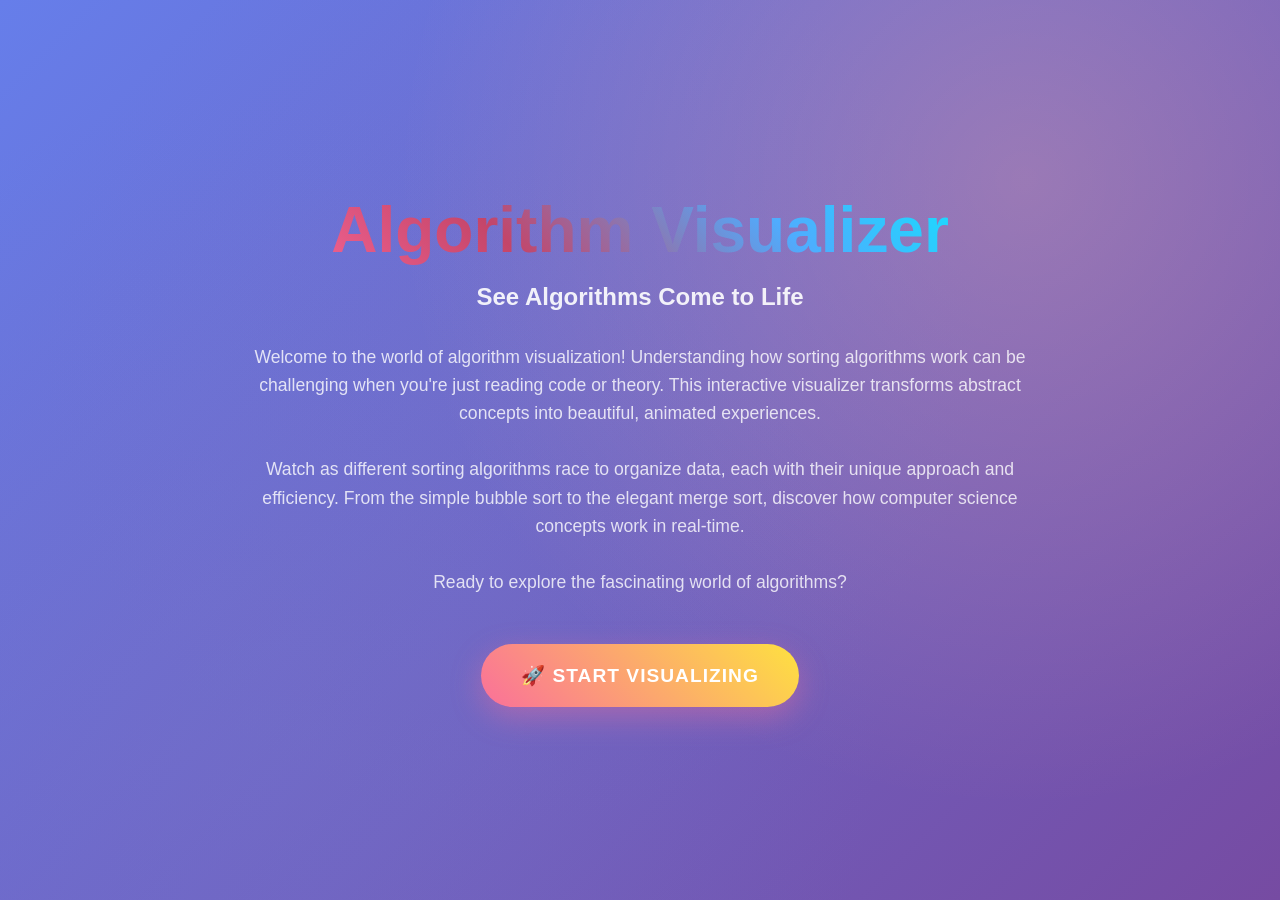
<file: index.html>
<!DOCTYPE html>
<html lang="en">
<head>
    <meta charset="UTF-8">
    <title>Algorithm Visualizer - Introduction</title>
    <meta name="viewport" content="width=device-width, initial-scale=1.0">
    <style>
        * {
            margin: 0;
            padding: 0;
            box-sizing: border-box;
        }

        body {
            font-family: 'Arial', sans-serif;
            background: linear-gradient(135deg, #667eea 0%, #764ba2 100%);
            color: white;
            min-height: 100vh;
            overflow-x: hidden;
        }

        .intro-page {
            display: flex;
            flex-direction: column;
            justify-content: center;
            align-items: center;
            min-height: 100vh;
            text-align: center;
            padding: 20px;
            position: relative;
        }

        .intro-page::before {
            content: '';
            position: absolute;
            top: 0;
            left: 0;
            right: 0;
            bottom: 0;
            background: radial-gradient(circle at 20% 80%, rgba(120, 119, 198, 0.3) 0%, transparent 50%),
                        radial-gradient(circle at 80% 20%, rgba(255, 177, 153, 0.3) 0%, transparent 50%),
                        radial-gradient(circle at 40% 40%, rgba(120, 119, 198, 0.2) 0%, transparent 50%);
            animation: float 6s ease-in-out infinite;
        }

        @keyframes float {
            0%, 100% { transform: translateY(0px); }
            50% { transform: translateY(-20px); }
        }

        .intro-content {
            position: relative;
            z-index: 2;
            max-width: 800px;
        }

        .intro-title {
            font-size: 4rem;
            font-weight: bold;
            margin-bottom: 1rem;
            background: linear-gradient(45deg, #ff6b9d, #c44569, #4facfe, #00f2fe);
            -webkit-background-clip: text;
            -webkit-text-fill-color: transparent;
            background-clip: text;
            animation: glow 2s ease-in-out infinite alternate;
        }

        @keyframes glow {
            from { filter: drop-shadow(0 0 20px rgba(255, 107, 157, 0.5)); }
            to { filter: drop-shadow(0 0 30px rgba(79, 172, 254, 0.8)); }
        }

        .intro-subtitle {
            font-size: 1.5rem;
            margin-bottom: 2rem;
            opacity: 0.9;
        }

        .intro-description {
            font-size: 1.1rem;
            line-height: 1.6;
            margin-bottom: 3rem;
            opacity: 0.8;
        }

        .enter-btn {
            background: linear-gradient(45deg, #fa709a, #fee140);
            color: white;
            border: none;
            padding: 20px 40px;
            font-size: 1.2rem;
            border-radius: 50px;
            cursor: pointer;
            transition: all 0.4s ease;
            text-transform: uppercase;
            letter-spacing: 1px;
            font-weight: bold;
            box-shadow: 0 10px 30px rgba(250, 112, 154, 0.4);
        }

        .enter-btn:hover {
            transform: translateY(-5px) scale(1.05);
            box-shadow: 0 20px 40px rgba(250, 112, 154, 0.6);
        }

        @media (max-width: 768px) {
            .intro-title {
                font-size: 2.5rem;
            }
        }
    </style>
</head>
<body>
    <div class="intro-page">
        <div class="intro-content">
            <h1 class="intro-title">Algorithm Visualizer</h1>
            <h2 class="intro-subtitle">See Algorithms Come to Life</h2>
            <p class="intro-description">
                Welcome to the world of algorithm visualization! Understanding how sorting algorithms work can be challenging when you're just reading code or theory. This interactive visualizer transforms abstract concepts into beautiful, animated experiences.
                <br><br>
                Watch as different sorting algorithms race to organize data, each with their unique approach and efficiency. From the simple bubble sort to the elegant merge sort, discover how computer science concepts work in real-time.
                <br><br>
                Ready to explore the fascinating world of algorithms?
            </p>
            <button class="enter-btn" onclick="window.location.href='home.html'">
                🚀 Start Visualizing
            </button>
        </div>
    </div>
</body>
</html>
</file>
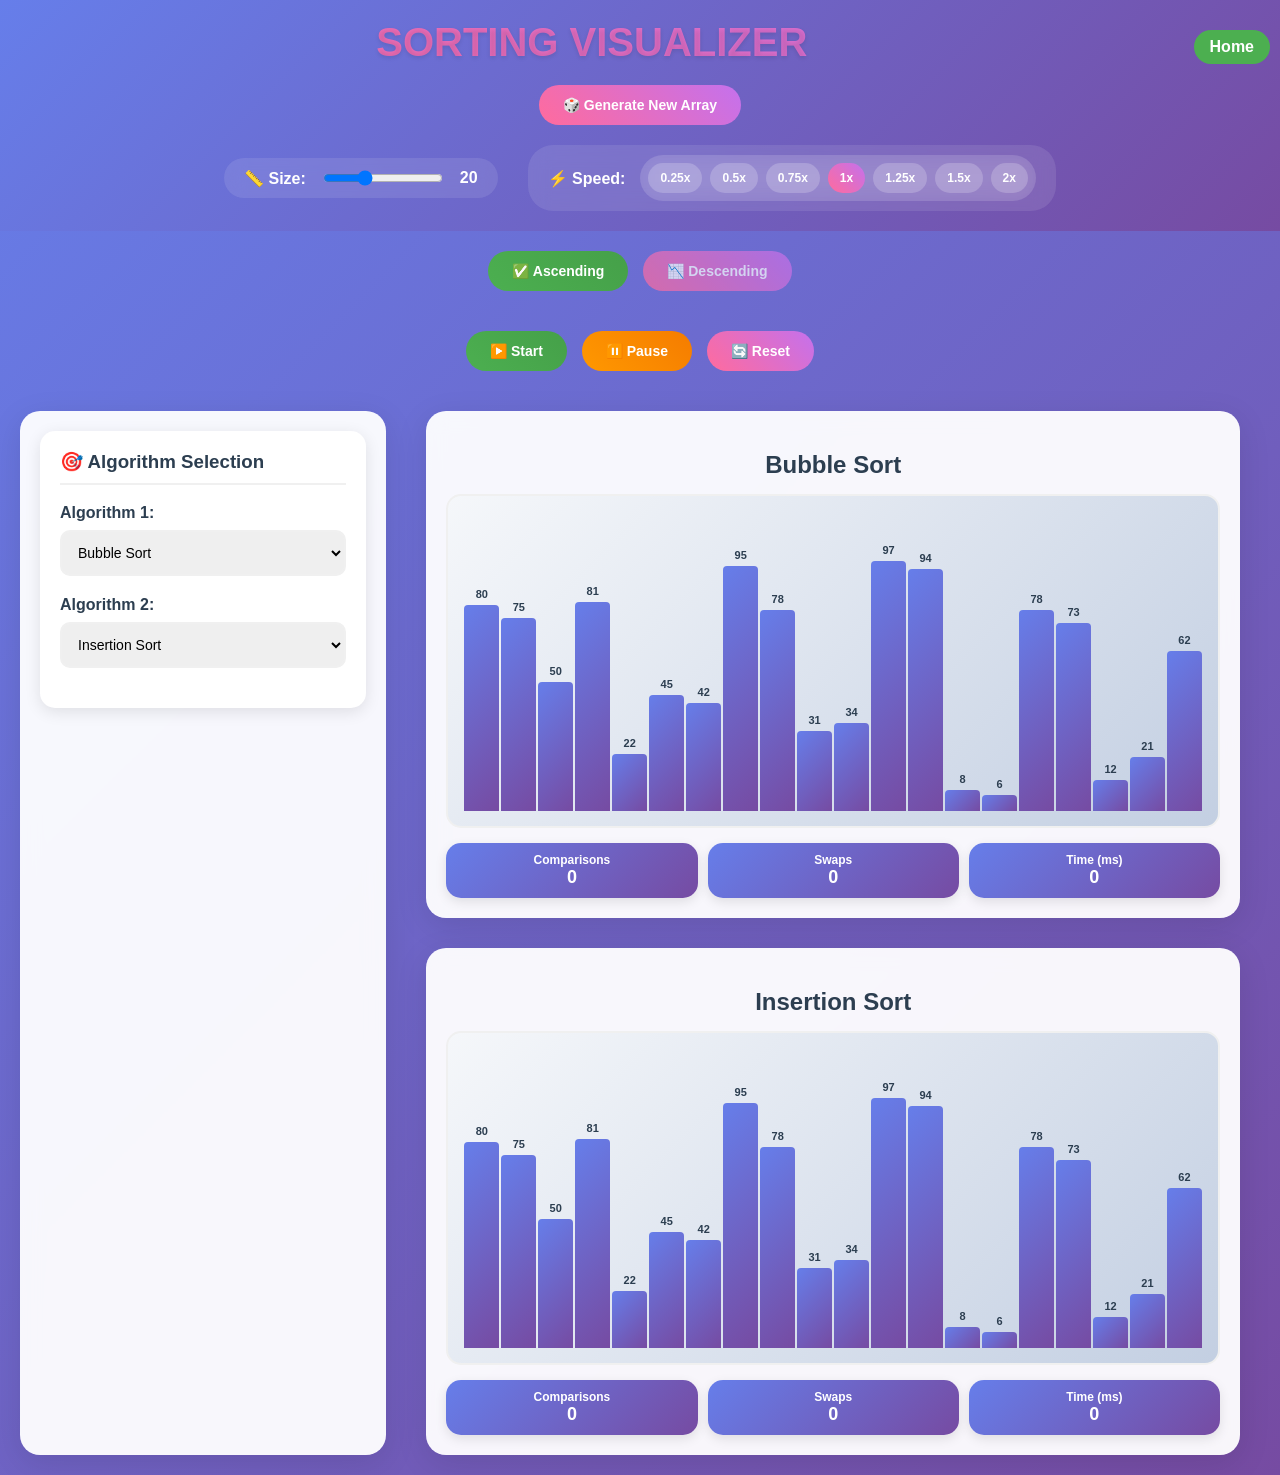
<file: Sorting/compare/index.html>
<!DOCTYPE html>
<html lang="en">
<head>
    <meta charset="UTF-8">
    <meta http-equiv="X-UA-Compatible" content="IE=edge">
    <meta name="viewport" content="width=device-width, initial-scale=1.0">
    <title>Sorting Algorithm Comparison</title>
    <style>
        body {
            margin: 0;
            padding: 0;
            font-family: 'Poppins', sans-serif;
            background: linear-gradient(135deg, #667eea 0%, #764ba2 100%);
            min-height: 100vh;
            overflow-x: hidden;
        }

        #fullbody {
            display: flex;
            flex-direction: column;
            min-height: 100vh;
        }

        #mainlink {
            float: right;
            padding: 8px 16px;
            margin: 10px;
            background-color: #4CAF50;
            color: white;
            border: none;
            border-radius: 25px;
            cursor: pointer;
            font-weight: 600;
            transition: all 0.3s ease;
        }

        #mainlink a {
            color: white;
            text-decoration: none;
            font-weight: 600;
        }

        #mainlink:hover {
            background-color: #45a049;
            transform: translateY(-2px);
        }

        header {
            background: linear-gradient(135deg, #667eea 0%, #764ba2 100%);
            color: white;
            padding: 20px 0;
            text-align: center;
        }

        #name {
            margin: 0;
            font-size: 2.5rem;
            font-weight: 700;
            background: linear-gradient(45deg, #ff6b9d, #c471ed);
            -webkit-background-clip: text;
            -webkit-text-fill-color: transparent;
            background-clip: text;
            text-shadow: 0 2px 4px rgba(0,0,0,0.1);
        }

        #basic_btn {
            margin-top: 20px;
        }

        .gen {
            display: flex;
            justify-content: center;
            gap: 15px;
            margin-bottom: 20px;
        }

        #generate {
            padding: 12px 24px;
            background: linear-gradient(45deg, #ff6b9d, #c471ed);
            color: white;
            border: none;
            border-radius: 25px;
            cursor: pointer;
            font-weight: 600;
            font-size: 14px;
            transition: all 0.3s ease;
        }

        #generate:hover {
            transform: translateY(-2px);
            box-shadow: 0 4px 12px rgba(0,0,0,0.2);
        }

        .sizespeed {
            display: flex;
            justify-content: center;
            gap: 30px;
            flex-wrap: wrap;
            align-items: center;
        }

        .array_range {
            display: flex;
            align-items: center;
            gap: 15px;
            background: rgba(255,255,255,0.1);
            padding: 10px 20px;
            border-radius: 25px;
            backdrop-filter: blur(10px);
        }

        .array_range span {
            font-weight: 600;
            color: white;
        }

        #size_slider {
            width: 120px;
        }

        .speed-buttons {
            display: flex;
            gap: 8px;
            background: rgba(255,255,255,0.1);
            padding: 8px;
            border-radius: 25px;
            backdrop-filter: blur(10px);
        }

        .speed-btn {
            padding: 8px 12px;
            border: none;
            border-radius: 15px;
            cursor: pointer;
            font-weight: 600;
            font-size: 12px;
            background: rgba(255,255,255,0.2);
            color: white;
            transition: all 0.3s ease;
        }

        .speed-btn.active {
            background: linear-gradient(45deg, #ff6b9d, #c471ed);
            color: white;
        }

        .speed-btn:hover {
            background: rgba(255,255,255,0.3);
        }

        #sort-order-buttons {
            display: flex;
            justify-content: center;
            gap: 15px;
            margin: 20px 0;
        }

        #ascending-btn, #descending-btn {
            padding: 12px 24px;
            border: none;
            border-radius: 25px;
            cursor: pointer;
            font-weight: 600;
            font-size: 14px;
            transition: all 0.3s ease;
        }

        #ascending-btn {
            background: linear-gradient(45deg, #4CAF50, #45a049);
            color: white;
        }

        #descending-btn {
            background: linear-gradient(45deg, #ff6b9d, #c471ed);
            color: white;
        }

        #ascending-btn:hover, #descending-btn:hover {
            transform: translateY(-2px);
            box-shadow: 0 4px 12px rgba(0,0,0,0.2);
        }

        #control-buttons {
            display: flex;
            justify-content: center;
            gap: 15px;
            margin: 20px 0;
        }

        #start-btn, #pause-btn, #reset-btn {
            padding: 12px 24px;
            border: none;
            border-radius: 25px;
            cursor: pointer;
            font-weight: 600;
            font-size: 14px;
            transition: all 0.3s ease;
        }

        #start-btn {
            background: linear-gradient(45deg, #4CAF50, #45a049);
            color: white;
        }

        #pause-btn {
            background: linear-gradient(45deg, #ff9800, #f57c00);
            color: white;
        }

        #reset-btn {
            background: linear-gradient(45deg, #ff6b9d, #c471ed);
            color: white;
        }

        #start-btn:hover, #pause-btn:hover, #reset-btn:hover {
            transform: translateY(-2px);
            box-shadow: 0 4px 12px rgba(0,0,0,0.2);
        }

        #main-content {
            display: flex;
            flex: 1;
            padding: 0 20px;
            gap: 20px;
        }

        #info-panel {
            width: 30%;
            padding: 20px;
            box-sizing: border-box;
            background: rgba(255,255,255,0.95);
            border-radius: 20px;
            backdrop-filter: blur(10px);
            box-shadow: 0 8px 32px rgba(0,0,0,0.1);
            margin: 20px 0;
        }

        #algorithm-selection {
            background: white;
            border-radius: 15px;
            padding: 20px;
            margin-bottom: 20px;
            box-shadow: 0 4px 16px rgba(0,0,0,0.1);
        }

        #algorithm-selection h3 {
            margin-top: 0;
            color: #2c3e50;
            border-bottom: 2px solid #f0f0f0;
            padding-bottom: 10px;
            font-weight: 700;
        }

        .algorithm-selector {
            margin-bottom: 20px;
        }

        .algorithm-selector label {
            display: block;
            margin-bottom: 8px;
            font-weight: 600;
            color: #2c3e50;
        }

        .algorithm-selector select {
            width: 100%;
            padding: 12px;
            border-radius: 10px;
            border: 2px solid #f0f0f0;
            font-size: 14px;
            font-weight: 500;
            transition: all 0.3s ease;
        }

        .algorithm-selector select:focus {
            border-color: #667eea;
            outline: none;
        }

        #visualization {
            display: flex;
            flex-direction: column;
            width: 70%;
            padding: 20px;
            box-sizing: border-box;
            gap: 30px;
        }

        .algorithm-container {
            background: rgba(255,255,255,0.95);
            border-radius: 20px;
            padding: 20px;
            backdrop-filter: blur(10px);
            box-shadow: 0 8px 32px rgba(0,0,0,0.1);
        }

        .algorithm-container h2 {
            text-align: center;
            margin-bottom: 15px;
            color: #2c3e50;
            font-weight: 700;
        }

        .mainbody {
            display: flex;
            align-items: flex-end;
            height: 300px;
            position: relative;
            border: 2px solid #f0f0f0;
            border-radius: 15px;
            padding: 15px;
            background: linear-gradient(135deg, #f5f7fa 0%, #c3cfe2 100%);
        }

        .bar-container {
            display: flex;
            flex-direction: column;
            align-items: center;
            margin: 0 1px;
            position: relative;
            justify-content: flex-end;
            flex: 1;
        }

        .bar {
            width: 100%;
            background: linear-gradient(135deg, #667eea 0%, #764ba2 100%);
            transition: all 0.3s ease;
            position: relative;
            border-radius: 4px 4px 0 0;
        }

        .bar-number {
            font-weight: 600;
            color: #2c3e50;
            margin-bottom: 5px;
            text-align: center;
            white-space: nowrap;
            font-size: 11px;
        }

        .algorithm-stats {
            display: flex;
            justify-content: space-around;
            margin-top: 15px;
            gap: 10px;
        }

        .stat-box {
            background: linear-gradient(135deg, #667eea 0%, #764ba2 100%);
            color: white;
            padding: 10px 15px;
            border-radius: 15px;
            box-shadow: 0 4px 12px rgba(0,0,0,0.1);
            flex: 1;
            text-align: center;
        }

        .stat-box span:first-child {
            font-weight: 600;
            display: block;
            font-size: 12px;
        }

        .stat-box span:last-child {
            font-size: 18px;
            font-weight: 700;
        }

        @media (max-width: 768px) {
            #main-content {
                flex-direction: column;
            }
            #info-panel, #visualization {
                width: 100%;
            }
            
            .sizespeed {
                flex-direction: column;
                gap: 15px;
            }
        }
    </style>
</head>
<body>
    <section id="fullbody">
        <header>
            <div id="mainlink">
                <a href="../../home.html">Home</a>
            </div>
            <h1 id="name">SORTING VISUALIZER</h1>
            <div id="basic_btn">
                <div class="gen">
                    <button id="generate">🎲 Generate New Array</button>
                </div>
                <div class="sizespeed">
                    <div class="array_range">
                        <span>📏 Size:</span>
                        <input type="range" id="size_slider" min="5" max="50" value="20">
                        <span id="size_value">20</span>
                    </div>
                    <div class="array_range">
                        <span>⚡ Speed:</span>
                        <div class="speed-buttons">
                            <button class="speed-btn" data-speed="0.25">0.25x</button>
                            <button class="speed-btn" data-speed="0.5">0.5x</button>
                            <button class="speed-btn" data-speed="0.75">0.75x</button>
                            <button class="speed-btn active" data-speed="1">1x</button>
                            <button class="speed-btn" data-speed="1.25">1.25x</button>
                            <button class="speed-btn" data-speed="1.5">1.5x</button>
                            <button class="speed-btn" data-speed="2">2x</button>
                        </div>
                    </div>
                </div>
            </div>
        </header>

        <div id="sort-order-buttons">
            <button id="ascending-btn">✅ Ascending</button>
            <button id="descending-btn">📉 Descending</button>
        </div>

        <div id="control-buttons">
            <button id="start-btn">▶️ Start</button>
            <button id="pause-btn">⏸️ Pause</button>
            <button id="reset-btn">🔄 Reset</button>
        </div>

        <div id="main-content">
            <div id="info-panel">
                <div id="algorithm-selection">
                    <h3>🎯 Algorithm Selection</h3>
                    <div class="algorithm-selector">
                        <label for="algorithm1">Algorithm 1:</label>
                        <select id="algorithm1">
                            <option value="bubble">Bubble Sort</option>
                            <option value="insertion">Insertion Sort</option>
                            <option value="selection">Selection Sort</option>
                            <option value="merge">Merge Sort</option>
                            <option value="quick">Quick Sort</option>
                            <option value="heap">Heap Sort</option>
                        </select>
                    </div>
                    <div class="algorithm-selector">
                        <label for="algorithm2">Algorithm 2:</label>
                        <select id="algorithm2">
                            <option value="bubble">Bubble Sort</option>
                            <option value="insertion" selected>Insertion Sort</option>
                            <option value="selection">Selection Sort</option>
                            <option value="merge">Merge Sort</option>
                            <option value="quick">Quick Sort</option>
                            <option value="heap">Heap Sort</option>
                        </select>
                    </div>
                </div>
            </div>
            <div id="visualization">
                <div class="algorithm-container">
                    <h2 id="algorithm1-title">Bubble Sort</h2>
                    <div class="mainbody" id="mainbody1"></div>
                    <div class="algorithm-stats">
                        <div class="stat-box">
                            <span>Comparisons</span>
                            <span id="comparisons1">0</span>
                        </div>
                        <div class="stat-box">
                            <span>Swaps</span>
                            <span id="swaps1">0</span>
                        </div>
                        <div class="stat-box">
                            <span>Time (ms)</span>
                            <span id="time1">0</span>
                        </div>
                    </div>
                </div>
                <div class="algorithm-container">
                    <h2 id="algorithm2-title">Insertion Sort</h2>
                    <div class="mainbody" id="mainbody2"></div>
                    <div class="algorithm-stats">
                        <div class="stat-box">
                            <span>Comparisons</span>
                            <span id="comparisons2">0</span>
                        </div>
                        <div class="stat-box">
                            <span>Swaps</span>
                            <span id="swaps2">0</span>
                        </div>
                        <div class="stat-box">
                            <span>Time (ms)</span>
                            <span id="time2">0</span>
                        </div>
                    </div>
                </div>
            </div>
        </div>
    </section>

    <script>
        const generateBtn = document.getElementById('generate');
        const startBtn = document.getElementById('start-btn');
        const pauseBtn = document.getElementById('pause-btn');
        const resetBtn = document.getElementById('reset-btn');
        const algorithm1Select = document.getElementById('algorithm1');
        const algorithm2Select = document.getElementById('algorithm2');
        const visualization1 = document.getElementById('mainbody1');
        const visualization2 = document.getElementById('mainbody2');
        const comparisonCount1 = document.getElementById('comparisons1');
        const swapCount1 = document.getElementById('swaps1');
        const time1 = document.getElementById('time1');
        const comparisonCount2 = document.getElementById('comparisons2');
        const swapCount2 = document.getElementById('swaps2');
        const time2 = document.getElementById('time2');
        const arraySizeInput = document.getElementById('size_slider');
        const sizeValue = document.getElementById('size_value');
        const algorithm1Title = document.getElementById('algorithm1-title');
        const algorithm2Title = document.getElementById('algorithm2-title');

        // Global variables
        let array = [];
        let delay = 300;
        let isSorting = false;
        let isPaused = false;
        let sortStartTime1, sortStartTime2;
        let sortOrder = 'ascending';
        let currentSpeed = 1;

        // Initialize
        arraySizeInput.value = 20;
        sizeValue.textContent = arraySizeInput.value;
        generateArray();
        updateAlgorithmTitles();

        // Event listeners
        generateBtn.addEventListener('click', generateArray);
        startBtn.addEventListener('click', startSorting);
        pauseBtn.addEventListener('click', togglePause);
        resetBtn.addEventListener('click', reset);
        arraySizeInput.addEventListener('input', updateArraySize);
        algorithm1Select.addEventListener('change', updateAlgorithmTitles);
        algorithm2Select.addEventListener('change', updateAlgorithmTitles);

        // Speed buttons
        document.querySelectorAll('.speed-btn').forEach(btn => {
            btn.addEventListener('click', () => {
                document.querySelectorAll('.speed-btn').forEach(b => b.classList.remove('active'));
                btn.classList.add('active');
                currentSpeed = parseFloat(btn.dataset.speed);
                delay = 300 / currentSpeed;
            });
        });

        document.getElementById('ascending-btn').addEventListener('click', () => {
            sortOrder = 'ascending';
            document.getElementById('ascending-btn').style.opacity = '1';
            document.getElementById('descending-btn').style.opacity = '0.7';
        });

        document.getElementById('descending-btn').addEventListener('click', () => {
            sortOrder = 'descending';
            document.getElementById('descending-btn').style.opacity = '1';
            document.getElementById('ascending-btn').style.opacity = '0.7';
        });

        // Algorithm implementations
        const algorithms = {
            bubble: bubbleSort,
            insertion: insertionSort,
            merge: mergeSort,
            quick: quickSort,
            selection: selectionSort,
            heap: heapSort
        };

        function updateAlgorithmTitles() {
            const alg1Name = algorithm1Select.options[algorithm1Select.selectedIndex].text;
            const alg2Name = algorithm2Select.options[algorithm2Select.selectedIndex].text;
            algorithm1Title.textContent = alg1Name;
            algorithm2Title.textContent = alg2Name;
        }

        function generateArray() {
            if (isSorting) return;
            
            const size = parseInt(arraySizeInput.value);
            array = Array.from({length: size}, () => Math.floor(Math.random() * 100) + 1);
            renderBars();
            resetStats();
        }

        function renderBars() {
            visualization1.innerHTML = '';
            visualization2.innerHTML = '';
            
            const maxValue = Math.max(...array);
            const containerHeight = 250;
            
            array.forEach((value, index) => {
                // For algorithm 1
                const barContainer1 = document.createElement('div');
                barContainer1.className = 'bar-container';
                barContainer1.style.width = `${100 / array.length}%`;
                
                const barNumber1 = document.createElement('div');
                barNumber1.className = 'bar-number';
                barNumber1.textContent = value;
                
                const bar1 = document.createElement('div');
                bar1.className = 'bar';
                bar1.style.height = `${(value / maxValue) * containerHeight}px`;
                bar1.dataset.value = value;
                bar1.dataset.index = index;
                
                barContainer1.appendChild(barNumber1);
                barContainer1.appendChild(bar1);
                visualization1.appendChild(barContainer1);
                
                // For algorithm 2
                const barContainer2 = barContainer1.cloneNode(true);
                visualization2.appendChild(barContainer2);
            });
        }

        async function startSorting() {
            if (isSorting) return;
            
            isSorting = true;
            startBtn.disabled = true;
            generateBtn.disabled = true;
            resetStats();
            
            const algorithm1 = algorithm1Select.value;
            const algorithm2 = algorithm2Select.value;
            
            // Start timers
            sortStartTime1 = performance.now();
            sortStartTime2 = performance.now();
            
            // Run algorithms concurrently
            const array1 = [...array];
            const array2 = [...array];

            try {
                await Promise.all([
                    algorithms[algorithm1](array1, visualization1, 1),
                    algorithms[algorithm2](array2, visualization2, 2)
                ]);
            } catch (e) {
                console.log("Sorting was interrupted");
            } finally {
                isSorting = false;
                startBtn.disabled = false;
                generateBtn.disabled = false;
            }
        }

        function reset() {
            if (isSorting) {
                isSorting = false;
                isPaused = false;
                pauseBtn.textContent = "⏸️ Pause";
            }
            generateArray();
            startBtn.disabled = false;
            generateBtn.disabled = false;
        }

        function resetStats() {
            comparisonCount1.textContent = '0';
            swapCount1.textContent = '0';
            time1.textContent = '0';
            comparisonCount2.textContent = '0';
            swapCount2.textContent = '0';
            time2.textContent = '0';
        }

        function updateArraySize() {
            sizeValue.textContent = arraySizeInput.value;
            if (!isSorting) {
                generateArray();
            }
        }

        function togglePause() {
            isPaused = !isPaused;
            pauseBtn.textContent = isPaused ? '▶️ Resume' : '⏸️ Pause';
        }

        // Helper functions for algorithms
        function updateBarColors(container, indices, action) {
            const bars = container.querySelectorAll('.bar');
            
            // Reset all bars to default color
            bars.forEach(bar => {
                bar.style.background = 'linear-gradient(135deg, #667eea 0%, #764ba2 100%)';
            });
            
            if (action === 'compare') {
                indices.forEach(i => {
                    if (bars[i]) {
                        bars[i].style.background = 'linear-gradient(135deg, #ff9800 0%, #f57c00 100%)';
                    }
                });
            } else if (action === 'swap') {
                indices.forEach(i => {
                    if (bars[i]) {
                        bars[i].style.background = 'linear-gradient(135deg, #ff6b9d 0%, #c471ed 100%)';
                    }
                });
            }
            
            // Update statistics
            if (container === visualization1) {
                if (action === 'compare') comparisonCount1.textContent = parseInt(comparisonCount1.textContent) + 1;
                if (action === 'swap') swapCount1.textContent = parseInt(swapCount1.textContent) + 1;
                time1.textContent = Math.floor(performance.now() - sortStartTime1);
            } else {
                if (action === 'compare') comparisonCount2.textContent = parseInt(comparisonCount2.textContent) + 1;
                if (action === 'swap') swapCount2.textContent = parseInt(swapCount2.textContent) + 1;
                time2.textContent = Math.floor(performance.now() - sortStartTime2);
            }
        }

        function updateVisualization(container, arr) {
            const bars = container.querySelectorAll('.bar');
            const barNumbers = container.querySelectorAll('.bar-number');
            const maxValue = Math.max(...arr);
            const containerHeight = 250;
            
            arr.forEach((value, index) => {
                if (bars[index] && barNumbers[index]) {
                    bars[index].style.height = `${(value / maxValue) * containerHeight}px`;
                    bars[index].dataset.value = value;
                    barNumbers[index].textContent = value;
                }
            });
        }

        function markAllAsSorted(container) {
            const bars = container.querySelectorAll('.bar');
            bars.forEach(bar => {
                bar.style.background = 'linear-gradient(135deg, #4CAF50 0%, #45a049 100%)';
            });
        }

        // Sleep function for animations
        function sleep(ms) {
            return new Promise(resolve => {
                const checkPause = () => {
                    if (!isPaused && isSorting) {
                        setTimeout(resolve, ms);
                    } else if (!isSorting) {
                        resolve();
                    } else {
                        setTimeout(checkPause, 50);
                    }
                };
                checkPause();
            });
        }

        // Sorting Algorithms

        // Bubble sort implementation
        async function bubbleSort(arr, container, algorithmNumber) {
            const n = arr.length;
            for (let i = 0; i < n - 1; i++) {
                for (let j = 0; j < n - i - 1; j++) {
                    if (!isSorting) return;
                    
                    updateBarColors(container, [j, j + 1], 'compare');
                    await sleep(delay);

                    const shouldSwap = sortOrder === 'ascending' ? arr[j] > arr[j + 1] : arr[j] < arr[j + 1];
                    if (shouldSwap) {
                        [arr[j], arr[j + 1]] = [arr[j + 1], arr[j]];
                        updateVisualization(container, arr);
                        updateBarColors(container, [j, j + 1], 'swap');
                        await sleep(delay);
                    }
                }
            }
            markAllAsSorted(container);
        }

        // Insertion sort implementation
        async function insertionSort(arr, container, algorithmNumber) {
            const n = arr.length;
            for (let i = 1; i < n; i++) {
                if (!isSorting) return;
                
                let key = arr[i];
                let j = i - 1;

                updateBarColors(container, [i], 'compare');
                await sleep(delay);

                while (j >= 0 && ((sortOrder === 'ascending' && arr[j] > key) || (sortOrder === 'descending' && arr[j] < key))) {
                    if (!isSorting) return;
                    
                    arr[j + 1] = arr[j];
                    updateVisualization(container, arr);
                    updateBarColors(container, [j, j + 1], 'swap');
                    await sleep(delay);
                    j--;
                }
                arr[j + 1] = key;
                updateVisualization(container, arr);
            }
            markAllAsSorted(container);
        }

        // Selection sort implementation
        async function selectionSort(arr, container, algorithmNumber) {
            const n = arr.length;
            for (let i = 0; i < n - 1; i++) {
                if (!isSorting) return;
                
                let extremeIdx = i;
                for (let j = i + 1; j < n; j++) {
                    if (!isSorting) return;
                    
                    updateBarColors(container, [extremeIdx, j], 'compare');
                    await sleep(delay);

                    const shouldUpdate = sortOrder === 'ascending' ? arr[j] < arr[extremeIdx] : arr[j] > arr[extremeIdx];
                    if (shouldUpdate) {
                        extremeIdx = j;
                    }
                }

                if (extremeIdx !== i) {
                    [arr[i], arr[extremeIdx]] = [arr[extremeIdx], arr[i]];
                    updateVisualization(container, arr);
                    updateBarColors(container, [i, extremeIdx], 'swap');
                    await sleep(delay);
                }
            }
            markAllAsSorted(container);
        }

        // Merge sort implementation
        async function mergeSort(arr, container, algorithmNumber) {
            async function merge(arr, left, mid, right) {
                const leftArr = arr.slice(left, mid + 1);
                const rightArr = arr.slice(mid + 1, right + 1);
                
                let i = 0, j = 0, k = left;
                
                while (i < leftArr.length && j < rightArr.length) {
                    if (!isSorting) return;
                    
                    updateBarColors(container, [k], 'compare');
                    await sleep(delay);

                    const shouldTakeLeft = sortOrder === 'ascending' ? leftArr[i] <= rightArr[j] : leftArr[i] >= rightArr[j];
                    if (shouldTakeLeft) {
                        arr[k] = leftArr[i];
                        i++;
                    } else {
                        arr[k] = rightArr[j];
                        j++;
                    }
                    
                    updateVisualization(container, arr);
                    updateBarColors(container, [k], 'swap');
                    await sleep(delay);
                    k++;
                }

                while (i < leftArr.length) {
                    if (!isSorting) return;
                    arr[k] = leftArr[i];
                    updateVisualization(container, arr);
                    i++;
                    k++;
                }

                while (j < rightArr.length) {
                    if (!isSorting) return;
                    arr[k] = rightArr[j];
                    updateVisualization(container, arr);
                    j++;
                    k++;
                }
            }

            async function mergeSortHelper(arr, left, right) {
                if (left >= right || !isSorting) return;
                
                const mid = Math.floor((left + right) / 2);
                await mergeSortHelper(arr, left, mid);
                await mergeSortHelper(arr, mid + 1, right);
                await merge(arr, left, mid, right);
            }

            await mergeSortHelper(arr, 0, arr.length - 1);
            markAllAsSorted(container);
        }

        // Quick sort implementation
        async function quickSort(arr, container, algorithmNumber) {
            async function partition(arr, low, high) {
                const pivot = arr[high];
                let i = low - 1;

                updateBarColors(container, [high], 'compare');
                await sleep(delay);

                for (let j = low; j < high; j++) {
                    if (!isSorting) return -1;
                    
                    updateBarColors(container, [j, high], 'compare');
                    await sleep(delay);

                    const shouldSwap = sortOrder === 'ascending' ? arr[j] < pivot : arr[j] > pivot;
                    if (shouldSwap) {
                        i++;
                        [arr[i], arr[j]] = [arr[j], arr[i]];
                        updateVisualization(container, arr);
                        updateBarColors(container, [i, j], 'swap');
                        await sleep(delay);
                    }
                }

                [arr[i + 1], arr[high]] = [arr[high], arr[i + 1]];
                updateVisualization(container, arr);
                updateBarColors(container, [i + 1, high], 'swap');
                await sleep(delay);

                return i + 1;
            }

            async function quickSortHelper(arr, low, high) {
                if (low < high && isSorting) {
                    const pi = await partition(arr, low, high);
                    if (pi === -1) return; // Sorting was stopped
                    
                    await quickSortHelper(arr, low, pi - 1);
                    await quickSortHelper(arr, pi + 1, high);
                }
            }

            await quickSortHelper(arr, 0, arr.length - 1);
            markAllAsSorted(container);
        }

        // Heap sort implementation
        async function heapSort(arr, container, algorithmNumber) {
            async function heapify(arr, n, i) {
                let largest = i;
                let left = 2 * i + 1;
                let right = 2 * i + 2;

                if (!isSorting) return;

                if (left < n) {
                    updateBarColors(container, [left, largest], 'compare');
                    await sleep(delay);
                    
                    const leftShouldBeRoot = sortOrder === 'ascending' ? arr[left] > arr[largest] : arr[left] < arr[largest];
                    if (leftShouldBeRoot) {
                        largest = left;
                    }
                }

                if (right < n) {
                    updateBarColors(container, [right, largest], 'compare');
                    await sleep(delay);
                    
                    const rightShouldBeRoot = sortOrder === 'ascending' ? arr[right] > arr[largest] : arr[right] < arr[largest];
                    if (rightShouldBeRoot) {
                        largest = right;
                    }
                }

                if (largest !== i) {
                    [arr[i], arr[largest]] = [arr[largest], arr[i]];
                    updateVisualization(container, arr);
                    updateBarColors(container, [i, largest], 'swap');
                    await sleep(delay);
                    
                    await heapify(arr, n, largest);
                }
            }

            const n = arr.length;

            // Build heap (rearrange array)
            for (let i = Math.floor(n / 2) - 1; i >= 0; i--) {
                if (!isSorting) return;
                await heapify(arr, n, i);
            }

            // One by one extract an element from heap
            for (let i = n - 1; i > 0; i--) {
                if (!isSorting) return;
                
                // Move current root to end
                [arr[0], arr[i]] = [arr[i], arr[0]];
                updateVisualization(container, arr);
                updateBarColors(container, [0, i], 'swap');
                await sleep(delay);

                // Call heapify on the reduced heap
                await heapify(arr, i, 0);
            }
            
            markAllAsSorted(container);
        }

        // Initialize ascending button as active
        document.getElementById('ascending-btn').style.opacity = '1';
        document.getElementById('descending-btn').style.opacity = '0.7';
    </script>
</body>
</html>
</file>
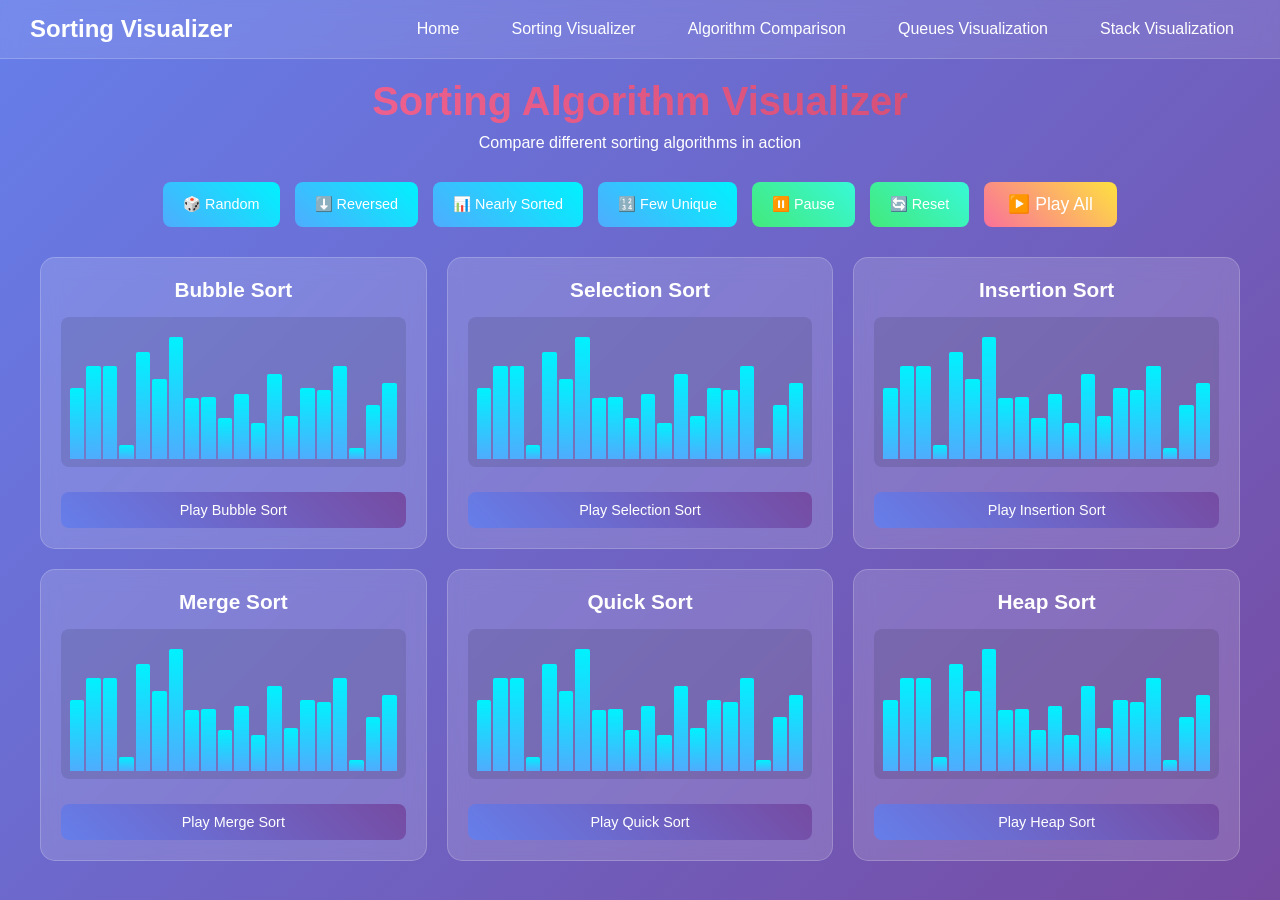
<file: home.html>
<!DOCTYPE html>
<html lang="en">
<head>
    <meta charset="UTF-8">
    <title>Algorithm Visualizer</title>
    <meta name="viewport" content="width=device-width, initial-scale=1.0">
    <style>
        * {
            margin: 0;
            padding: 0;
            box-sizing: border-box;
        }

        body {
            font-family: 'Arial', sans-serif;
            background: linear-gradient(135deg, #667eea 0%, #764ba2 100%);
            color: white;
            min-height: 100vh;
            overflow-x: hidden;
        }

        /* Navigation Header */
        .nav-header {
            display: flex;
            justify-content: space-between;
            align-items: center;
            padding: 15px 30px;
            background: rgba(255, 255, 255, 0.1);
            backdrop-filter: blur(10px);
            border-bottom: 1px solid rgba(255, 255, 255, 0.2);
            margin-bottom: 20px;
        }

        .logo {
            font-size: 1.5em;
            font-weight: bold;
            color: white;
            text-decoration: none;
        }

        .nav-menu {
            display: flex;
            gap: 20px;
            list-style: none;
        }

        .nav-menu li a {
            color: white;
            text-decoration: none;
            padding: 8px 16px;
            border-radius: 8px;
            transition: all 0.3s ease;
            cursor: pointer;
        }

        .nav-menu li a:hover {
            background: rgba(255, 255, 255, 0.2);
        }

        .menu-toggle {
            display: none;
            background: none;
            border: none;
            color: white;
            font-size: 1.5em;
            cursor: pointer;
        }

        /* Main Visualizer Page */
        .header {
            text-align: center;
            margin-bottom: 30px;
        }

        .header h1 {
            font-size: 2.5rem;
            background: linear-gradient(45deg, #ff6b9d, #c44569);
            -webkit-background-clip: text;
            -webkit-text-fill-color: transparent;
            background-clip: text;
            margin-bottom: 10px;
        }

        .controls {
            display: flex;
            justify-content: center;
            gap: 15px;
            margin-bottom: 30px;
            flex-wrap: wrap;
        }

        button {
            padding: 10px 20px;
            border: none;
            border-radius: 8px;
            cursor: pointer;
            font-size: 0.9rem;
            font-weight: 500;
            transition: all 0.3s ease;
            color: white;
        }

        .data-btn {
            background: linear-gradient(45deg, #4facfe, #00f2fe);
        }

        .control-btn {
            background: linear-gradient(45deg, #43e97b, #38f9d7);
        }

        .play-all-btn {
            background: linear-gradient(45deg, #fa709a, #fee140);
            font-size: 1.1rem;
            padding: 12px 24px;
        }

        button:hover {
            transform: translateY(-2px);
            box-shadow: 0 8px 25px rgba(0, 0, 0, 0.3);
        }

        .algorithms-grid {
            display: grid;
            grid-template-columns: repeat(auto-fit, minmax(300px, 1fr));
            gap: 20px;
            max-width: 1200px;
            margin: 0 auto;
        }

        .algorithm-card {
            background: rgba(255, 255, 255, 0.15);
            border-radius: 15px;
            padding: 20px;
            backdrop-filter: blur(10px);
            border: 1px solid rgba(255, 255, 255, 0.2);
            transition: transform 0.3s ease;
        }

        .algorithm-card:hover {
            transform: translateY(-5px);
        }

        .algorithm-title {
            text-align: center;
            font-size: 1.3rem;
            margin-bottom: 15px;
        }

        .bars-container {
            height: 150px;
            display: flex;
            align-items: flex-end;
            justify-content: center;
            background: rgba(0, 0, 0, 0.1);
            border-radius: 8px;
            padding: 8px;
            margin-bottom: 15px;
        }

        .bar {
            flex: 1;
            background: linear-gradient(to top, #4facfe, #00f2fe);
            margin: 0 1px;
            border-radius: 2px 2px 0 0;
            min-height: 5px;
            transition: all 0.3s ease;
        }

        .bar.comparing {
            background: linear-gradient(to top, #ff6b9d, #c44569) !important;
            transform: scale(1.1);
        }

        .bar.swapping {
            background: linear-gradient(to top, #fa709a, #fee140) !important;
            transform: scale(1.15);
        }

        .bar.sorted {
            background: linear-gradient(to top, #43e97b, #38f9d7) !important;
        }

        .play-btn {
            width: 100%;
            background: linear-gradient(45deg, #667eea, #764ba2);
            margin-top: 10px;
        }

        .play-btn:disabled {
            opacity: 0.6;
            cursor: not-allowed;
            transform: none;
        }

        @media (max-width: 768px) {
            .nav-menu {
                display: none;
                position: absolute;
                top: 100%;
                left: 0;
                width: 100%;
                background: rgba(0, 0, 0, 0.9);
                backdrop-filter: blur(10px);
                flex-direction: column;
                padding: 20px;
            }

            .nav-menu.active {
                display: flex;
            }

            .menu-toggle {
                display: block;
            }
            
            .algorithms-grid {
                grid-template-columns: 1fr;
            }
            
            .controls {
                flex-direction: column;
                align-items: center;
            }
        }
    </style>
</head>
<body>
    <!-- Navigation Header -->
    <nav class="nav-header">
        <a href="#" class="logo">Sorting Visualizer</a>
        <ul class="nav-menu" id="nav-menu">
            <li><a href="home.html">Home</a></li>
            <li><a href="Sorting/sorting.html">Sorting Visualizer</a></li>
            <li><a href="Sorting/compare/index.html">Algorithm Comparison</a></li>
            <li><a href="Sorting/queue.html">Queues Visualization</a></li>
            <li><a href="Sorting/stack.html">Stack Visualization</a></li>
        </ul>
        <button class="menu-toggle" id="menu-toggle">☰</button>
    </nav>

    <div class="header">
        <h1>Sorting Algorithm Visualizer</h1>
        <p>Compare different sorting algorithms in action</p>
    </div>

    <div class="controls">
        <button class="data-btn" onclick="generateArray('random')">🎲 Random</button>
        <button class="data-btn" onclick="generateArray('reversed')">⬇️ Reversed</button>
        <button class="data-btn" onclick="generateArray('nearly')">📊 Nearly Sorted</button>
        <button class="data-btn" onclick="generateArray('few-unique')">🔢 Few Unique</button>
        <button class="control-btn" id="pause-btn" onclick="togglePause()">⏸️ Pause</button>
        <button class="control-btn" onclick="resetAll()">🔄 Reset</button>
        <button class="play-all-btn" onclick="playAll()">▶️ Play All</button>
    </div>

    <div class="algorithms-grid">
        <div class="algorithm-card">
            <h3 class="algorithm-title">Bubble Sort</h3>
            <div class="bars-container" id="bubble-bars"></div>
            <button class="play-btn" onclick="startSort('bubble')">Play Bubble Sort</button>
        </div>

        <div class="algorithm-card">
            <h3 class="algorithm-title">Selection Sort</h3>
            <div class="bars-container" id="selection-bars"></div>
            <button class="play-btn" onclick="startSort('selection')">Play Selection Sort</button>
        </div>

        <div class="algorithm-card">
            <h3 class="algorithm-title">Insertion Sort</h3>
            <div class="bars-container" id="insertion-bars"></div>
            <button class="play-btn" onclick="startSort('insertion')">Play Insertion Sort</button>
        </div>

        <div class="algorithm-card">
            <h3 class="algorithm-title">Merge Sort</h3>
            <div class="bars-container" id="merge-bars"></div>
            <button class="play-btn" onclick="startSort('merge')">Play Merge Sort</button>
        </div>

        <div class="algorithm-card">
            <h3 class="algorithm-title">Quick Sort</h3>
            <div class="bars-container" id="quick-bars"></div>
            <button class="play-btn" onclick="startSort('quick')">Play Quick Sort</button>
        </div>

        <div class="algorithm-card">
            <h3 class="algorithm-title">Heap Sort</h3>
            <div class="bars-container" id="heap-bars"></div>
            <button class="play-btn" onclick="startSort('heap')">Play Heap Sort</button>
        </div>
    </div>

    <script>
        const arraySize = 20;
        const speed = 100;
        let arrays = {};
        let bars = {};
        let isRunning = false;
        let isPaused = false;

        const algorithms = ['bubble', 'selection', 'insertion', 'merge', 'quick', 'heap'];

        document.addEventListener('DOMContentLoaded', function() {
            initialize();
            setupEventListeners();
        });

        function setupEventListeners() {
            // Menu toggle
            document.getElementById('menu-toggle').addEventListener('click', function() {
                const navMenu = document.getElementById('nav-menu');
                navMenu.classList.toggle('active');
            });
        }

        function initialize() {
            algorithms.forEach(algo => {
                arrays[algo] = [];
                bars[algo] = [];
            });
            generateArray('random');
        }

        function generateArray(type) {
            let newArray = [];
            
            switch(type) {
                case 'random':
                    for (let i = 0; i < arraySize; i++) {
                        newArray.push(Math.floor(Math.random() * 120) + 10);
                    }
                    break;
                case 'reversed':
                    for (let i = 0; i < arraySize; i++) {
                        newArray.push(130 - (i * 5));
                    }
                    break;
                case 'nearly':
                    for (let i = 0; i < arraySize; i++) {
                        newArray.push(i * 6 + 10);
                    }
                    // Shuffle a few elements
                    for (let i = 0; i < 3; i++) {
                        const idx1 = Math.floor(Math.random() * arraySize);
                        const idx2 = Math.floor(Math.random() * arraySize);
                        [newArray[idx1], newArray[idx2]] = [newArray[idx2], newArray[idx1]];
                    }
                    break;
                case 'few-unique':
                    const uniqueValues = [20, 50, 80, 110];
                    for (let i = 0; i < arraySize; i++) {
                        newArray.push(uniqueValues[Math.floor(Math.random() * uniqueValues.length)]);
                    }
                    break;
            }

            algorithms.forEach(algo => {
                arrays[algo] = [...newArray];
                renderBars(algo);
            });
        }

        function renderBars(algo) {
            const container = document.getElementById(`${algo}-bars`);
            container.innerHTML = '';
            bars[algo] = [];

            arrays[algo].forEach((value, index) => {
                const bar = document.createElement('div');
                bar.className = 'bar';
                bar.style.height = `${(value / 140) * 100}%`;
                container.appendChild(bar);
                bars[algo].push(bar);
            });
        }

        function resetAll() {
            algorithms.forEach(algo => {
                bars[algo].forEach(bar => {
                    bar.classList.remove('comparing', 'swapping', 'sorted');
                });
            });
            generateArray('random');
            isRunning = false;
            isPaused = false;
            document.getElementById('pause-btn').textContent = '⏸️ Pause';
        }

        function togglePause() {
            isPaused = !isPaused;
            document.getElementById('pause-btn').textContent = isPaused ? '▶️ Resume' : '⏸️ Pause';
        }

        async function playAll() {
            if (isRunning) return;
            
            const promises = algorithms.map(algo => startSort(algo, false));
            await Promise.all(promises);
        }

        async function startSort(algo, standalone = true) {
            if (isRunning && standalone) return;
            
            if (standalone) isRunning = true;

            switch(algo) {
                case 'bubble': await bubbleSort(algo); break;
                case 'selection': await selectionSort(algo); break;
                case 'insertion': await insertionSort(algo); break;
                case 'merge': await mergeSort(algo); break;
                case 'quick': await quickSort(algo); break;
                case 'heap': await heapSort(algo); break;
            }

            bars[algo].forEach(bar => bar.classList.add('sorted'));
            
            if (standalone) isRunning = false;
        }

        async function swap(algo, i, j) {
            if (isPaused) return;
            
            [arrays[algo][i], arrays[algo][j]] = [arrays[algo][j], arrays[algo][i]];
            
            bars[algo][i].classList.add('swapping');
            bars[algo][j].classList.add('swapping');
            
            bars[algo][i].style.height = `${(arrays[algo][i] / 140) * 100}%`;
            bars[algo][j].style.height = `${(arrays[algo][j] / 140) * 100}%`;
            
            await new Promise(resolve => setTimeout(resolve, speed));
            
            bars[algo][i].classList.remove('swapping');
            bars[algo][j].classList.remove('swapping');
        }

        async function compare(algo, i, j) {
            if (isPaused) return;
            
            bars[algo][i].classList.add('comparing');
            bars[algo][j].classList.add('comparing');
            
            await new Promise(resolve => setTimeout(resolve, speed / 2));
            
            bars[algo][i].classList.remove('comparing');
            bars[algo][j].classList.remove('comparing');
        }

        async function bubbleSort(algo) {
            const arr = arrays[algo];
            for (let i = 0; i < arr.length - 1; i++) {
                for (let j = 0; j < arr.length - i - 1; j++) {
                    await compare(algo, j, j + 1);
                    if (arr[j] > arr[j + 1]) {
                        await swap(algo, j, j + 1);
                    }
                }
            }
        }

        async function selectionSort(algo) {
            const arr = arrays[algo];
            for (let i = 0; i < arr.length - 1; i++) {
                let minIdx = i;
                for (let j = i + 1; j < arr.length; j++) {
                    await compare(algo, j, minIdx);
                    if (arr[j] < arr[minIdx]) {
                        minIdx = j;
                    }
                }
                if (minIdx !== i) {
                    await swap(algo, i, minIdx);
                }
            }
        }

        async function insertionSort(algo) {
            const arr = arrays[algo];
            for (let i = 1; i < arr.length; i++) {
                let j = i;
                while (j > 0) {
                    await compare(algo, j, j - 1);
                    if (arr[j] < arr[j - 1]) {
                        await swap(algo, j, j - 1);
                        j--;
                    } else break;
                }
            }
        }

        async function mergeSort(algo) {
            async function merge(l, m, r) {
                const n1 = m - l + 1;
                const n2 = r - m;
                const L = arrays[algo].slice(l, m + 1);
                const R = arrays[algo].slice(m + 1, r + 1);

                let i = 0, j = 0, k = l;

                while (i < n1 && j < n2) {
                    bars[algo][k].classList.add('comparing');
                    
                    if (L[i] <= R[j]) {
                        arrays[algo][k] = L[i++];
                    } else {
                        arrays[algo][k] = R[j++];
                    }
                    
                    bars[algo][k].style.height = `${(arrays[algo][k] / 140) * 100}%`;
                    await new Promise(resolve => setTimeout(resolve, speed));
                    bars[algo][k].classList.remove('comparing');
                    k++;
                }

                while (i < n1) {
                    arrays[algo][k] = L[i++];
                    bars[algo][k].style.height = `${(arrays[algo][k] / 140) * 100}%`;
                    k++;
                }

                while (j < n2) {
                    arrays[algo][k] = R[j++];
                    bars[algo][k].style.height = `${(arrays[algo][k] / 140) * 100}%`;
                    k++;
                }
            }

            async function sort(l, r) {
                if (l >= r) return;
                const m = l + Math.floor((r - l) / 2);
                await sort(l, m);
                await sort(m + 1, r);
                await merge(l, m, r);
            }

            await sort(0, arrays[algo].length - 1);
        }

        async function quickSort(algo) {
            async function partition(low, high) {
                const pivot = arrays[algo][high];
                let i = low - 1;

                for (let j = low; j < high; j++) {
                    await compare(algo, j, high);
                    if (arrays[algo][j] < pivot) {
                        i++;
                        await swap(algo, i, j);
                    }
                }
                await swap(algo, i + 1, high);
                return i + 1;
            }

            async function sort(low, high) {
                if (low < high) {
                    const pi = await partition(low, high);
                    await sort(low, pi - 1);
                    await sort(pi + 1, high);
                }
            }

            await sort(0, arrays[algo].length - 1);
        }

        async function heapSort(algo) {
            async function heapify(n, i) {
                let largest = i;
                let left = 2 * i + 1;
                let right = 2 * i + 2;

                if (left < n) {
                    await compare(algo, left, largest);
                    if (arrays[algo][left] > arrays[algo][largest]) {
                        largest = left;
                    }
                }

                if (right < n) {
                    await compare(algo, right, largest);
                    if (arrays[algo][right] > arrays[algo][largest]) {
                        largest = right;
                    }
                }

                if (largest !== i) {
                    await swap(algo, i, largest);
                    await heapify(n, largest);
                }
            }

            const n = arrays[algo].length;

            // Build max heap
            for (let i = Math.floor(n / 2) - 1; i >= 0; i--) {
                await heapify(n, i);
            }

            // Extract elements from heap
            for (let i = n - 1; i > 0; i--) {
                await swap(algo, 0, i);
                await heapify(i, 0);
            }
        }
    </script>
</body>
</html>
</file>
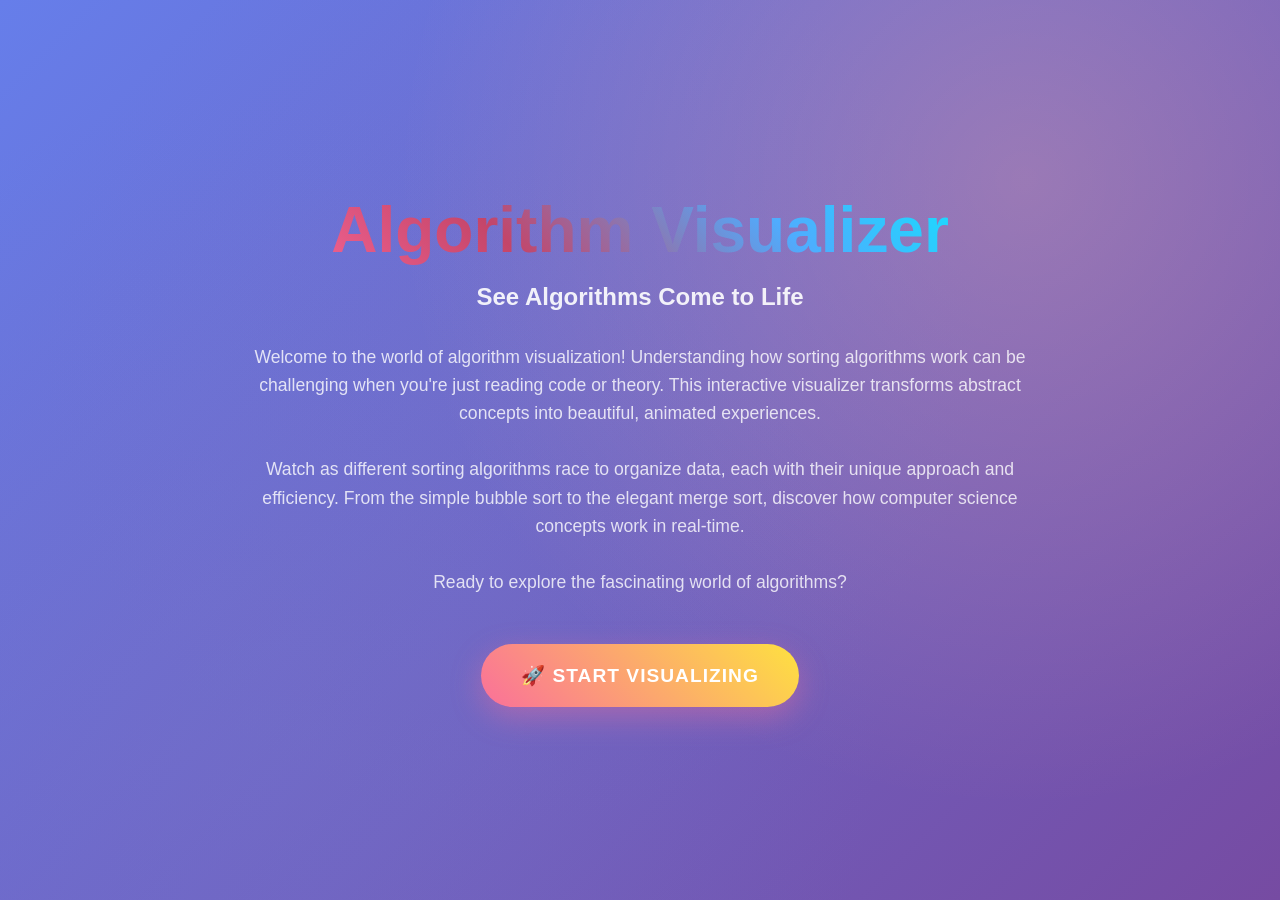
<file: intro.html>
<!DOCTYPE html>
<html lang="en">
<head>
    <meta charset="UTF-8">
    <title>Algorithm Visualizer - Introduction</title>
    <meta name="viewport" content="width=device-width, initial-scale=1.0">
    <style>
        * {
            margin: 0;
            padding: 0;
            box-sizing: border-box;
        }

        body {
            font-family: 'Arial', sans-serif;
            background: linear-gradient(135deg, #667eea 0%, #764ba2 100%);
            color: white;
            min-height: 100vh;
            overflow-x: hidden;
        }

        .intro-page {
            display: flex;
            flex-direction: column;
            justify-content: center;
            align-items: center;
            min-height: 100vh;
            text-align: center;
            padding: 20px;
            position: relative;
        }

        .intro-page::before {
            content: '';
            position: absolute;
            top: 0;
            left: 0;
            right: 0;
            bottom: 0;
            background: radial-gradient(circle at 20% 80%, rgba(120, 119, 198, 0.3) 0%, transparent 50%),
                        radial-gradient(circle at 80% 20%, rgba(255, 177, 153, 0.3) 0%, transparent 50%),
                        radial-gradient(circle at 40% 40%, rgba(120, 119, 198, 0.2) 0%, transparent 50%);
            animation: float 6s ease-in-out infinite;
        }

        @keyframes float {
            0%, 100% { transform: translateY(0px); }
            50% { transform: translateY(-20px); }
        }

        .intro-content {
            position: relative;
            z-index: 2;
            max-width: 800px;
        }

        .intro-title {
            font-size: 4rem;
            font-weight: bold;
            margin-bottom: 1rem;
            background: linear-gradient(45deg, #ff6b9d, #c44569, #4facfe, #00f2fe);
            -webkit-background-clip: text;
            -webkit-text-fill-color: transparent;
            background-clip: text;
            animation: glow 2s ease-in-out infinite alternate;
        }

        @keyframes glow {
            from { filter: drop-shadow(0 0 20px rgba(255, 107, 157, 0.5)); }
            to { filter: drop-shadow(0 0 30px rgba(79, 172, 254, 0.8)); }
        }

        .intro-subtitle {
            font-size: 1.5rem;
            margin-bottom: 2rem;
            opacity: 0.9;
        }

        .intro-description {
            font-size: 1.1rem;
            line-height: 1.6;
            margin-bottom: 3rem;
            opacity: 0.8;
        }

        .enter-btn {
            background: linear-gradient(45deg, #fa709a, #fee140);
            color: white;
            border: none;
            padding: 20px 40px;
            font-size: 1.2rem;
            border-radius: 50px;
            cursor: pointer;
            transition: all 0.4s ease;
            text-transform: uppercase;
            letter-spacing: 1px;
            font-weight: bold;
            box-shadow: 0 10px 30px rgba(250, 112, 154, 0.4);
        }

        .enter-btn:hover {
            transform: translateY(-5px) scale(1.05);
            box-shadow: 0 20px 40px rgba(250, 112, 154, 0.6);
        }

        @media (max-width: 768px) {
            .intro-title {
                font-size: 2.5rem;
            }
        }
    </style>
</head>
<body>
    <div class="intro-page">
        <div class="intro-content">
            <h1 class="intro-title">Algorithm Visualizer</h1>
            <h2 class="intro-subtitle">See Algorithms Come to Life</h2>
            <p class="intro-description">
                Welcome to the world of algorithm visualization! Understanding how sorting algorithms work can be challenging when you're just reading code or theory. This interactive visualizer transforms abstract concepts into beautiful, animated experiences.
                <br><br>
                Watch as different sorting algorithms race to organize data, each with their unique approach and efficiency. From the simple bubble sort to the elegant merge sort, discover how computer science concepts work in real-time.
                <br><br>
                Ready to explore the fascinating world of algorithms?
            </p>
            <button class="enter-btn" onclick="window.location.href='index.html'">
                🚀 Start Visualizing
            </button>
        </div>
    </div>
</body>
</html>
</file>
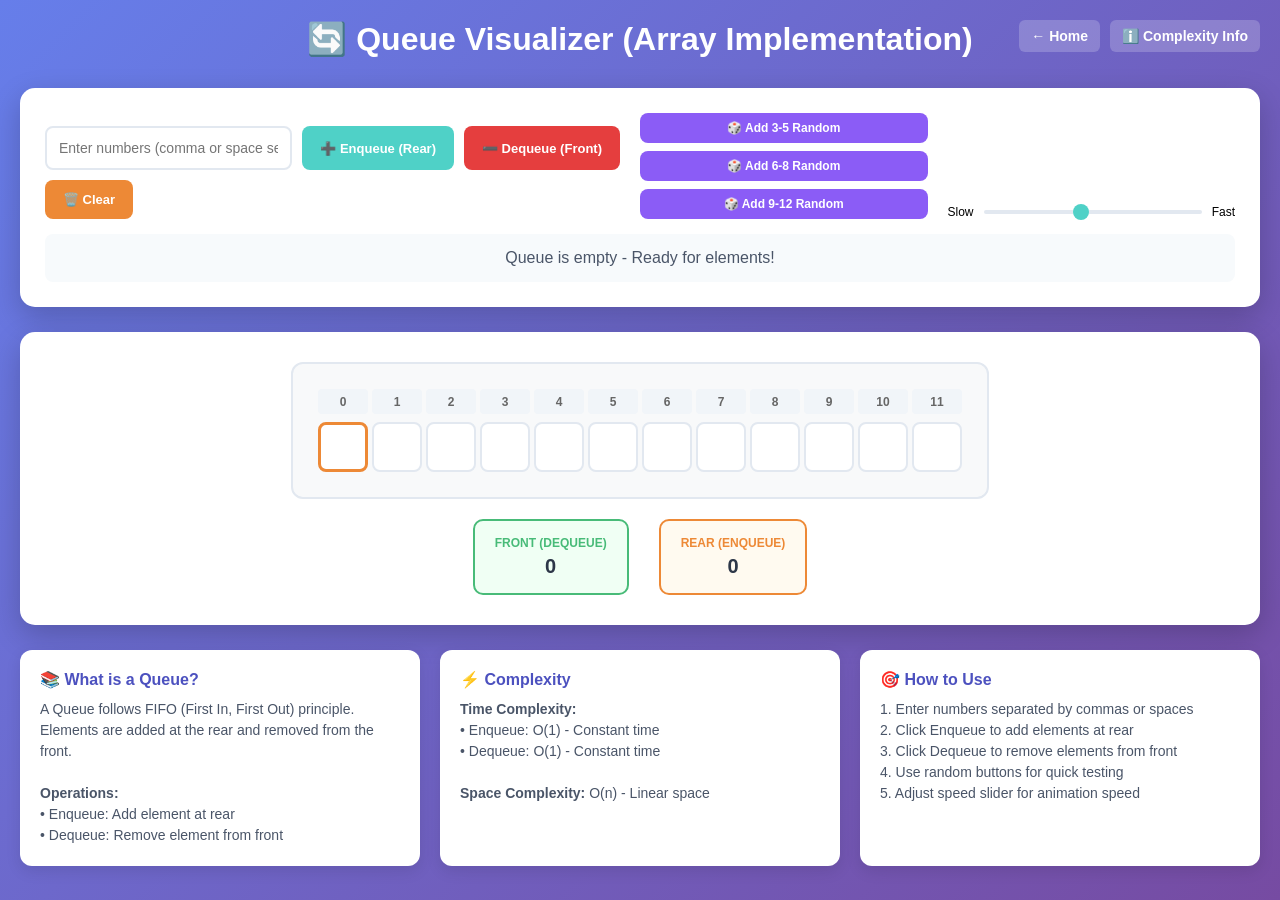
<file: Sorting/queue.html>
<!DOCTYPE html>
<html lang="en">
<head>
    <meta charset="UTF-8">
    <meta name="viewport" content="width=device-width, initial-scale=1.0">
    <title>Queue Visualizer</title>
    <style>
        * { margin: 0; padding: 0; box-sizing: border-box; }
        
        body {
            font-family: 'Segoe UI', sans-serif;
            background: linear-gradient(135deg, #667eea 0%, #764ba2 100%);
            min-height: 100vh;
            padding: 20px;
            position: relative;
        }
        
        .container { max-width: 1400px; margin: 0 auto; }
        
        .header {
            text-align: center;
            color: white;
            margin-bottom: 30px;
            position: relative;
        }
        
        .nav-buttons {
            position: absolute;
            top: 0;
            right: 0;
            display: flex;
            gap: 10px;
        }
        
        .nav-btn {
            padding: 8px 12px;
            background: rgba(255,255,255,0.2);
            color: white;
            border: none;
            border-radius: 6px;
            font-weight: 600;
            cursor: pointer;
            transition: all 0.3s;
            text-decoration: none;
            font-size: 14px;
        }
        
        .nav-btn:hover {
            background: rgba(255,255,255,0.3);
            transform: translateY(-2px);
        }
        
        .control-panel {
            background: white;
            border-radius: 15px;
            padding: 25px;
            margin-bottom: 25px;
            box-shadow: 0 10px 30px rgba(0,0,0,0.2);
        }
        
        .controls {
            display: grid;
            grid-template-columns: 2fr 1fr 1fr;
            gap: 20px;
            align-items: end;
        }
        
        .input-group {
            display: flex;
            gap: 10px;
            flex-wrap: wrap;
        }
        
        .queue-input {
            flex: 1;
            padding: 12px;
            border: 2px solid #e2e8f0;
            border-radius: 8px;
            font-size: 14px;
            min-width: 200px;
        }
        
        .queue-input:focus {
            outline: none;
            border-color: #4fd1c7;
        }
        
        .btn {
            padding: 12px 18px;
            border: none;
            border-radius: 8px;
            font-weight: 600;
            cursor: pointer;
            transition: all 0.3s;
            font-size: 13px;
        }
        
        .btn-primary { background: #4fd1c7; color: white; }
        .btn-danger { background: #e53e3e; color: white; }
        .btn-warning { background: #ed8936; color: white; }
        .btn-secondary { background: #8b5cf6; color: white; }
        
        .btn:hover { transform: translateY(-2px); opacity: 0.9; }
        
        .random-buttons {
            display: flex;
            flex-direction: column;
            gap: 8px;
        }
        
        .random-buttons .btn {
            padding: 8px 12px;
            font-size: 12px;
        }
        
        .speed-control {
            display: flex;
            align-items: center;
            gap: 10px;
            font-size: 12px;
        }
        
        .speed-slider {
            flex: 1;
            height: 4px;
            background: #e2e8f0;
            border-radius: 2px;
            outline: none;
            -webkit-appearance: none;
        }
        
        .speed-slider::-webkit-slider-thumb {
            -webkit-appearance: none;
            width: 16px;
            height: 16px;
            background: #4fd1c7;
            border-radius: 50%;
            cursor: pointer;
        }
        
        .status {
            text-align: center;
            padding: 15px;
            background: #f7fafc;
            border-radius: 8px;
            margin-top: 15px;
            color: #4a5568;
            font-weight: 500;
        }
        
        .visualization {
            background: white;
            border-radius: 15px;
            padding: 30px;
            box-shadow: 0 10px 30px rgba(0,0,0,0.2);
            margin-bottom: 25px;
            text-align: center;
        }
        
        .queue-container {
            display: flex;
            flex-direction: column;
            align-items: center;
            gap: 20px;
        }
        
        .array-section {
            background: #f8f9fa;
            padding: 25px;
            border-radius: 12px;
            border: 2px solid #e2e8f0;
        }
        
        .indices, .boxes {
            display: flex;
            gap: 4px;
            justify-content: center;
        }
        
        .indices { margin-bottom: 8px; }
        
        .index {
            width: 50px;
            height: 25px;
            display: flex;
            align-items: center;
            justify-content: center;
            font-size: 12px;
            font-weight: 600;
            color: #666;
            background: #f1f5f9;
            border-radius: 4px;
        }
        
        .box {
            width: 50px;
            height: 50px;
            border: 2px solid #e2e8f0;
            border-radius: 8px;
            display: flex;
            align-items: center;
            justify-content: center;
            font-weight: 700;
            font-size: 14px;
            background: white;
            transition: all 0.5s ease;
        }
        
        .box.filled {
            background: #4fd1c7;
            color: white;
            border-color: #38b2ac;
        }
        
        .box.front { border-color: #48bb78; border-width: 3px; }
        .box.rear { border-color: #ed8936; border-width: 3px; }
        
        .pointers {
            display: flex;
            gap: 30px;
            justify-content: center;
        }
        
        .pointer {
            padding: 15px 20px;
            background: white;
            border-radius: 10px;
            border: 2px solid #e2e8f0;
            text-align: center;
            min-width: 100px;
        }
        
        .pointer.front { border-color: #48bb78; background: #f0fff4; }
        .pointer.rear { border-color: #ed8936; background: #fffaf0; }
        
        .pointer-label {
            font-size: 12px;
            font-weight: 600;
            text-transform: uppercase;
            margin-bottom: 5px;
        }
        
        .pointer.front .pointer-label { color: #48bb78; }
        .pointer.rear .pointer-label { color: #ed8936; }
        
        .pointer-value {
            font-size: 20px;
            font-weight: 700;
            color: #2d3748;
        }
        
        .info-grid {
            display: grid;
            grid-template-columns: repeat(auto-fit, minmax(300px, 1fr));
            gap: 20px;
        }
        
        .info-card {
            background: white;
            padding: 20px;
            border-radius: 12px;
            box-shadow: 0 5px 15px rgba(0,0,0,0.1);
        }
        
        .card-title {
            color: #4c51bf;
            font-size: 16px;
            font-weight: 600;
            margin-bottom: 10px;
        }
        
        .card-content {
            color: #4a5568;
            line-height: 1.5;
            font-size: 14px;
        }
        
        .animate-enqueue {
            animation: enqueue 0.6s ease;
        }
        
        .animate-dequeue {
            animation: dequeue 0.6s ease;
        }
        
        @keyframes enqueue {
            0% { transform: scale(1); background: white; }
            50% { transform: scale(1.2); background: #4fd1c7; }
            100% { transform: scale(1); background: #4fd1c7; }
        }
        
        @keyframes dequeue {
            0% { transform: scale(1); background: #4fd1c7; }
            50% { transform: scale(1.2); background: #e53e3e; }
            100% { transform: scale(1); background: white; }
        }
        
        #complexity-modal {
            display: none;
            position: fixed;
            top: 0;
            left: 0;
            width: 100%;
            height: 100%;
            background: rgba(0,0,0,0.7);
            z-index: 1000;
            justify-content: center;
            align-items: center;
        }
        
        .modal-content {
            background: white;
            padding: 30px;
            border-radius: 15px;
            max-width: 600px;
            width: 90%;
            box-shadow: 0 10px 30px rgba(0,0,0,0.3);
        }
        
        .modal-content h2 {
            color: #4c51bf;
            margin-bottom: 20px;
        }
        
        .modal-content h3 {
            color: #4c51bf;
            margin-top: 15px;
        }
        
        .modal-content ul {
            margin-bottom: 15px;
            padding-left: 20px;
        }
        
        .modal-content button {
            padding: 10px 20px;
            background: #4fd1c7;
            color: white;
            border: none;
            border-radius: 6px;
            cursor: pointer;
            font-weight: 600;
            transition: all 0.3s;
        }
        
        .modal-content button:hover {
            background: #38b2ac;
        }
        
        @media (max-width: 768px) {
            .controls { grid-template-columns: 1fr; gap: 15px; }
            .pointers { flex-wrap: wrap; gap: 15px; }
            .box, .index { width: 45px; height: 45px; font-size: 12px; }
            .index { height: 20px; }
            .nav-buttons {
                position: relative;
                justify-content: center;
                margin-top: 15px;
            }
        }
    </style>
</head>
<body>
    <div class="container">
        <div class="header">
            <h1>🔄 Queue Visualizer (Array Implementation)</h1>
            <div class="nav-buttons">
                <a href="../home.html" class="nav-btn">← Home</a>
                <button class="nav-btn" id="complexity-btn">ℹ️ Complexity Info</button>
            </div>
        </div>
        
        <div class="control-panel">
            <div class="controls">
                <div>
                    <div class="input-group">
                        <input type="text" class="queue-input" id="input" placeholder="Enter numbers (comma or space separated)">
                        <button class="btn btn-primary" id="enqueue">➕ Enqueue (Rear)</button>
                        <button class="btn btn-danger" id="dequeue">➖ Dequeue (Front)</button>
                        <button class="btn btn-warning" id="clear">🗑️ Clear</button>
                    </div>
                </div>
                
                <div class="random-buttons">
                    <button class="btn btn-secondary" id="random-3">🎲 Add 3-5 Random</button>
                    <button class="btn btn-secondary" id="random-6">🎲 Add 6-8 Random</button>
                    <button class="btn btn-secondary" id="random-9">🎲 Add 9-12 Random</button>
                </div>
                
                <div class="speed-control">
                    <span>Slow</span>
                    <input type="range" class="speed-slider" id="speed" min="1" max="10" value="5">
                    <span>Fast</span>
                </div>
            </div>
            
            <div class="status" id="status">Queue is empty - Ready for elements!</div>
        </div>
        
        <div class="visualization">
            <div class="queue-container">
                <div class="array-section">
                    <div class="indices" id="indices"></div>
                    <div class="boxes" id="boxes"></div>
                </div>
                
                <div class="pointers">
                    <div class="pointer front">
                        <div class="pointer-label">Front (Dequeue)</div>
                        <div class="pointer-value" id="front-val">0</div>
                    </div>
                    <div class="pointer rear">
                        <div class="pointer-label">Rear (Enqueue)</div>
                        <div class="pointer-value" id="rear-val">0</div>
                    </div>
                </div>
            </div>
        </div>
        
        <div class="info-grid">
            <div class="info-card">
                <div class="card-title">📚 What is a Queue?</div>
                <div class="card-content">
                    A Queue follows FIFO (First In, First Out) principle. Elements are added at the rear and removed from the front.
                    <br><br><strong>Operations:</strong>
                    <br>• Enqueue: Add element at rear
                    <br>• Dequeue: Remove element from front
                </div>
            </div>
            
            <div class="info-card">
                <div class="card-title">⚡ Complexity</div>
                <div class="card-content">
                    <strong>Time Complexity:</strong>
                    <br>• Enqueue: O(1) - Constant time
                    <br>• Dequeue: O(1) - Constant time
                    <br><br><strong>Space Complexity:</strong> O(n) - Linear space
                </div>
            </div>
            
            <div class="info-card">
                <div class="card-title">🎯 How to Use</div>
                <div class="card-content">
                    1. Enter numbers separated by commas or spaces
                    <br>2. Click Enqueue to add elements at rear
                    <br>3. Click Dequeue to remove elements from front
                    <br>4. Use random buttons for quick testing
                    <br>5. Adjust speed slider for animation speed
                </div>
            </div>
        </div>
    </div>

    <!-- Complexity Info Modal -->
    <div id="complexity-modal">
        <div class="modal-content">
            <h2>Queue Complexity Information</h2>
            
            <h3>Array Implementation</h3>
            <p><strong>Time Complexity:</strong></p>
            <ul>
                <li><strong>Enqueue:</strong> O(1) - Constant time (adding at rear)</li>
                <li><strong>Dequeue:</strong> O(1) - Constant time (removing from front)</li>
                <li><strong>Peek:</strong> O(1) - Constant time (accessing front element)</li>
            </ul>
            
            <p><strong>Space Complexity:</strong> O(n) - Linear space (where n is the capacity)</p>
            
            <h3>Key Points</h3>
            <ul>
                <li>Array-based queues use circular buffering to maintain O(1) operations</li>
                <li>The front and rear pointers wrap around using modulo arithmetic</li>
                <li>Fixed capacity means no dynamic resizing (unlike linked list implementation)</li>
            </ul>
            
            <button id="close-modal">Close</button>
        </div>
    </div>

    <script>
        class Queue {
            constructor(size = 12) {
                this.arr = new Array(size).fill(null);
                this.front = 0;  // Where elements are dequeued (removed)
                this.rear = 0;    // Where elements are enqueued (added)
                this.size = 0;
                this.capacity = size;
            }
            
            enqueue(val) {
                if (this.size >= this.capacity) throw new Error("Queue is full!");
                this.arr[this.rear] = val;
                this.rear = (this.rear + 1) % this.capacity;
                this.size++;
            }
            
            dequeue() {
                if (this.size === 0) throw new Error("Queue is empty!");
                const val = this.arr[this.front];
                this.arr[this.front] = null;
                this.front = (this.front + 1) % this.capacity;
                this.size--;
                
                // Reset to start when empty
                if (this.size === 0) {
                    this.front = 0;
                    this.rear = 0;
                }
                return val;
            }
            
            clear() {
                this.arr.fill(null);
                this.front = 0;
                this.rear = 0;
                this.size = 0;
            }
        }
        
        const queue = new Queue(12);
        let speed = 500;
        let animating = false;
        
        const elements = {
            input: document.getElementById('input'),
            enqueue: document.getElementById('enqueue'),
            dequeue: document.getElementById('dequeue'),
            clear: document.getElementById('clear'),
            status: document.getElementById('status'),
            indices: document.getElementById('indices'),
            boxes: document.getElementById('boxes'),
            frontVal: document.getElementById('front-val'),
            rearVal: document.getElementById('rear-val'),
            speedSlider: document.getElementById('speed'),
            random3: document.getElementById('random-3'),
            random6: document.getElementById('random-6'),
            random9: document.getElementById('random-9'),
            complexityBtn: document.getElementById('complexity-btn'),
            complexityModal: document.getElementById('complexity-modal'),
            closeModal: document.getElementById('close-modal')
        };
        
        function init() {
            elements.indices.innerHTML = '';
            elements.boxes.innerHTML = '';
            
            for (let i = 0; i < 12; i++) {
                const index = document.createElement('div');
                index.className = 'index';
                index.textContent = i;
                elements.indices.appendChild(index);
                
                const box = document.createElement('div');
                box.className = 'box';
                box.id = `box-${i}`;
                elements.boxes.appendChild(box);
            }
            update();
        }
        
        function update() {
            elements.frontVal.textContent = queue.front;
            elements.rearVal.textContent = queue.rear;
            
            for (let i = 0; i < 12; i++) {
                const box = document.getElementById(`box-${i}`);
                box.className = 'box';
                box.textContent = '';
                
                if (queue.arr[i] !== null) {
                    box.classList.add('filled');
                    box.textContent = queue.arr[i];
                }
                
                if (queue.size > 0 && i === queue.front) box.classList.add('front');
                if (i === queue.rear) box.classList.add('rear');
            }
            
            if (queue.size === 0) {
                elements.status.textContent = "Queue is empty - Ready for elements!";
            } else if (queue.size === queue.capacity) {
                elements.status.textContent = "Queue is full!";
            } else {
                elements.status.textContent = `Queue has ${queue.size}/${queue.capacity} elements`;
            }
        }
        
        function parseInput(input) {
            return input.split(/[,\s]+/)
                       .filter(x => x.trim())
                       .map(x => {
                           const num = parseInt(x.trim());
                           if (isNaN(num)) throw new Error(`"${x}" is not a number`);
                           return num;
                       });
        }
        
        async function animateEnqueue(values) {
            if (animating) return;
            animating = true;
            
            try {
                for (const val of values) {
                    if (queue.size >= queue.capacity) {
                        alert("Queue is full!");
                        break;
                    }
                    
                    const pos = queue.rear;
                    queue.enqueue(val);
                    
                    const box = document.getElementById(`box-${pos}`);
                    box.classList.add('animate-enqueue');
                    update();
                    
                    await new Promise(r => setTimeout(r, speed));
                    box.classList.remove('animate-enqueue');
                }
            } catch (e) {
                alert(e.message);
            }
            animating = false;
        }
        
        async function animateDequeue() {
            if (animating || queue.size === 0) {
                if (queue.size === 0) alert("Queue is empty!");
                return;
            }
            
            animating = true;
            const pos = queue.front;
            const box = document.getElementById(`box-${pos}`);
            
            box.classList.add('animate-dequeue');
            await new Promise(r => setTimeout(r, speed));
            
            queue.dequeue();
            update();
            box.classList.remove('animate-dequeue');
            animating = false;
        }
        
        function randomFill(min, max) {
            const count = Math.floor(Math.random() * (max - min + 1)) + min;
            const values = Array.from({length: count}, () => Math.floor(Math.random() * 99) + 1);
            animateEnqueue(values);
        }
        
        // Event listeners
        elements.enqueue.onclick = () => {
            const input = elements.input.value.trim();
            if (!input) return;
            
            try {
                const values = parseInput(input);
                animateEnqueue(values);
                elements.input.value = '';
            } catch (e) {
                alert(e.message);
            }
        };
        
        elements.dequeue.onclick = animateDequeue;
        
        elements.clear.onclick = () => {
            queue.clear();
            update();
        };
        
        elements.speedSlider.oninput = (e) => {
            speed = 1100 - (e.target.value * 100);
        };
        
        elements.random3.onclick = () => randomFill(3, 5);
        elements.random6.onclick = () => randomFill(6, 8);
        elements.random9.onclick = () => randomFill(9, 12);
        
        elements.input.onkeypress = (e) => {
            if (e.key === 'Enter') elements.enqueue.click();
        };
        
        // Modal functionality
        elements.complexityBtn.onclick = () => {
            elements.complexityModal.style.display = 'flex';
        };
        
        elements.closeModal.onclick = () => {
            elements.complexityModal.style.display = 'none';
        };
        
        elements.complexityModal.onclick = (e) => {
            if (e.target === elements.complexityModal) {
                elements.complexityModal.style.display = 'none';
            }
        };
        
        // Close modal with Escape key
        document.addEventListener('keydown', (e) => {
            if (e.key === 'Escape') {
                elements.complexityModal.style.display = 'none';
            }
        });
        
        init();
    </script>
</body>
</html>
</file>
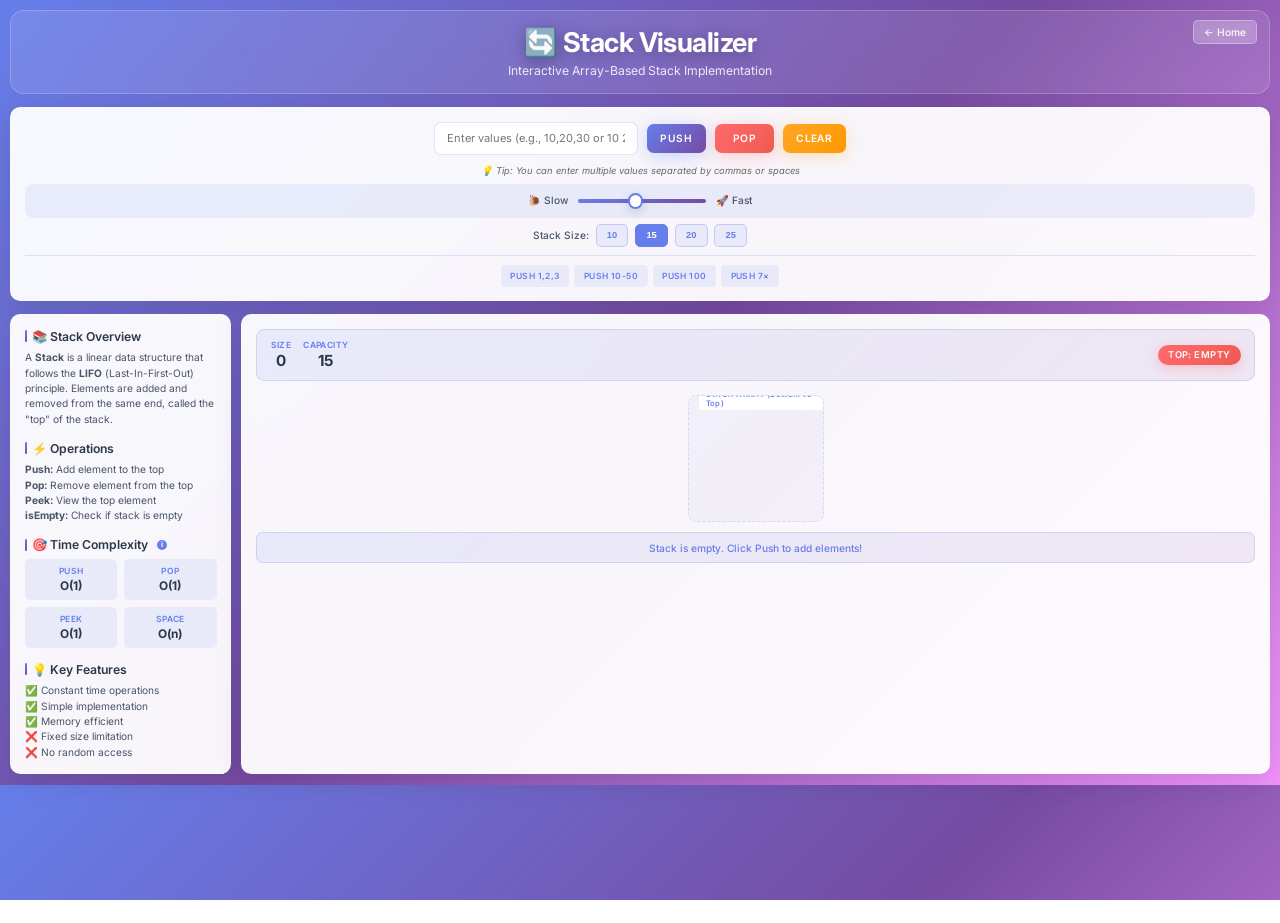
<file: Sorting/stack.html>
<!DOCTYPE html>
<html lang="en">
<head>
    <meta charset="UTF-8">
    <meta http-equiv="X-UA-Compatible" content="IE=edge">
    <meta name="viewport" content="width=device-width, initial-scale=1.0">
    <title>Stack Visualizer - Modern UI</title>
    <link href="https://fonts.googleapis.com/css2?family=Inter:wght@300;400;500;600;700&display=swap" rel="stylesheet">
    <style>
        * {
            margin: 0;
            padding: 0;
            box-sizing: border-box;
        }

        body {
            font-family: 'Inter', sans-serif;
            background: linear-gradient(135deg, #667eea 0%, #764ba2 50%, #f093fb 100%);
            min-height: 100vh;
            color: #2d3748;
            position: relative;
            overflow-x: hidden;
            font-size: 13px;
            zoom: 0.85;
        }

        body::before {
            content: '';
            position: absolute;
            top: 0;
            left: 0;
            right: 0;
            bottom: 0;
            background: url('data:image/svg+xml,<svg xmlns="http://www.w3.org/2000/svg" viewBox="0 0 100 100"><defs><pattern id="grain" width="100" height="100" patternUnits="userSpaceOnUse"><circle cx="25" cy="25" r="1" fill="white" opacity="0.05"/><circle cx="75" cy="75" r="1" fill="white" opacity="0.05"/><circle cx="50" cy="10" r="0.5" fill="white" opacity="0.03"/></pattern></defs><rect width="100" height="100" fill="url(%23grain)"/></svg>');
            pointer-events: none;
        }

        .container {
            max-width: 1600px;
            margin: 0 auto;
            padding: 12px;
            position: relative;
            z-index: 1;
        }

        /* Header Styles */
        .header {
            background: rgba(255, 255, 255, 0.1);
            backdrop-filter: blur(20px);
            border: 1px solid rgba(255, 255, 255, 0.2);
            border-radius: 16px;
            padding: 18px;
            text-align: center;
            margin-bottom: 15px;
            position: relative;
            overflow: hidden;
        }

        .header::before {
            content: '';
            position: absolute;
            top: 0;
            left: -100%;
            width: 100%;
            height: 100%;
            background: linear-gradient(90deg, transparent, rgba(255,255,255,0.1), transparent);
            animation: shimmer 3s infinite;
        }

        #mainlink {
            position: absolute;
            top: 10px;
            right: 14px;
            z-index: 10;
        }

        #mainlink a {
            display: inline-flex;
            align-items: center;
            padding: 6px 12px;
            background: rgba(255, 255, 255, 0.2);
            color: white;
            text-decoration: none;
            border-radius: 6px;
            font-weight: 500;
            transition: all 0.3s ease;
            backdrop-filter: blur(10px);
            border: 1px solid rgba(255, 255, 255, 0.3);
            font-size: 12px;
        }

        #mainlink a:hover {
            background: rgba(255, 255, 255, 0.3);
            transform: translateY(-2px);
        }

        @keyframes shimmer {
            0% { left: -100%; }
            100% { left: 100%; }
        }

        .header h1 {
            color: white;
            font-size: 2rem;
            font-weight: 700;
            margin-bottom: 4px;
            text-shadow: 0 4px 20px rgba(0,0,0,0.3);
            letter-spacing: -0.02em;
        }

        .header-subtitle {
            color: rgba(255,255,255,0.85);
            font-size: 0.9rem;
            font-weight: 400;
        }

        /* Control Panel */
        .control-panel {
            background: rgba(255, 255, 255, 0.95);
            backdrop-filter: blur(20px);
            border: 1px solid rgba(255, 255, 255, 0.3);
            border-radius: 12px;
            padding: 16px;
            margin-bottom: 15px;
            box-shadow: 0 8px 32px rgba(0,0,0,0.1);
        }

        .control-group {
            display: flex;
            gap: 10px;
            align-items: center;
            justify-content: center;
            flex-wrap: wrap;
            margin-bottom: 12px;
        }

        .input-field {
            padding: 10px 14px;
            border: 2px solid rgba(102, 126, 234, 0.2);
            border-radius: 8px;
            font-size: 13px;
            font-family: 'Inter', sans-serif;
            background: rgba(255, 255, 255, 0.9);
            backdrop-filter: blur(10px);
            transition: all 0.3s ease;
            width: 240px;
            outline: none;
        }

        .input-field:focus {
            border-color: #667eea;
            background: white;
            box-shadow: 0 0 0 3px rgba(102, 126, 234, 0.1);
        }

        .btn {
            padding: 10px 16px;
            border: none;
            border-radius: 8px;
            font-size: 12px;
            font-weight: 600;
            cursor: pointer;
            transition: all 0.3s ease;
            font-family: 'Inter', sans-serif;
            position: relative;
            overflow: hidden;
            text-transform: uppercase;
            letter-spacing: 0.5px;
            min-width: 70px;
        }

        .btn:disabled {
            opacity: 0.5;
            cursor: not-allowed;
            transform: none !important;
        }

        .btn::before {
            content: '';
            position: absolute;
            top: 0;
            left: -100%;
            width: 100%;
            height: 100%;
            background: linear-gradient(90deg, transparent, rgba(255,255,255,0.2), transparent);
            transition: all 0.5s ease;
        }

        .btn:hover:not(:disabled)::before {
            left: 100%;
        }

        .btn-primary {
            background: linear-gradient(135deg, #667eea 0%, #764ba2 100%);
            color: white;
            box-shadow: 0 4px 20px rgba(102, 126, 234, 0.3);
        }

        .btn-primary:hover:not(:disabled) {
            transform: translateY(-2px);
            box-shadow: 0 8px 30px rgba(102, 126, 234, 0.4);
        }

        .btn-danger {
            background: linear-gradient(135deg, #ff6b6b 0%, #ee5a52 100%);
            color: white;
            box-shadow: 0 4px 20px rgba(255, 107, 107, 0.3);
        }

        .btn-danger:hover:not(:disabled) {
            transform: translateY(-2px);
            box-shadow: 0 8px 30px rgba(255, 107, 107, 0.4);
        }

        .btn-warning {
            background: linear-gradient(135deg, #ffa726 0%, #ff9800 100%);
            color: white;
            box-shadow: 0 4px 20px rgba(255, 167, 38, 0.3);
        }

        .btn-warning:hover:not(:disabled) {
            transform: translateY(-2px);
            box-shadow: 0 8px 30px rgba(255, 167, 38, 0.4);
        }

        /* Speed Control */
        .speed-section {
            display: flex;
            align-items: center;
            justify-content: center;
            gap: 12px;
            margin-top: 10px;
            padding: 12px;
            background: rgba(102, 126, 234, 0.1);
            border-radius: 10px;
        }

        .speed-label {
            font-weight: 500;
            color: #4a5568;
            font-size: 12px;
        }

        .speed-slider {
            width: 150px;
            height: 5px;
            border-radius: 3px;
            background: linear-gradient(90deg, #667eea 0%, #764ba2 100%);
            outline: none;
            -webkit-appearance: none;
            cursor: pointer;
        }

        .speed-slider::-webkit-slider-thumb {
            -webkit-appearance: none;
            width: 18px;
            height: 18px;
            border-radius: 50%;
            background: white;
            box-shadow: 0 4px 12px rgba(0,0,0,0.15);
            cursor: pointer;
            border: 3px solid #667eea;
        }

        .speed-slider::-moz-range-thumb {
            width: 18px;
            height: 18px;
            border-radius: 50%;
            background: white;
            box-shadow: 0 4px 12px rgba(0,0,0,0.15);
            cursor: pointer;
            border: 3px solid #667eea;
        }

        /* Size Control */
        .size-section {
            display: flex;
            align-items: center;
            justify-content: center;
            gap: 8px;
            margin-top: 8px;
        }

        .size-btn {
            padding: 6px 12px;
            border: 2px solid rgba(102, 126, 234, 0.3);
            border-radius: 6px;
            background: rgba(102, 126, 234, 0.1);
            color: #667eea;
            font-size: 11px;
            font-weight: 600;
            cursor: pointer;
            transition: all 0.3s ease;
        }

        .size-btn:hover {
            background: rgba(102, 126, 234, 0.2);
            border-color: #667eea;
        }

        .size-btn.active {
            background: #667eea;
            color: white;
            border-color: #667eea;
        }

        /* Main Content */
        .main-content {
            display: grid;
            grid-template-columns: 280px 1fr;
            gap: 15px;
            min-height: 500px;
        }

        /* Info Panel */
        .info-panel {
            background: rgba(255, 255, 255, 0.95);
            backdrop-filter: blur(20px);
            border: 1px solid rgba(255, 255, 255, 0.3);
            border-radius: 12px;
            padding: 16px;
            height: fit-content;
            box-shadow: 0 8px 32px rgba(0,0,0,0.1);
        }

        .info-section {
            margin-bottom: 16px;
        }

        .info-section:last-child {
            margin-bottom: 0;
        }

        .info-title {
            font-size: 0.9rem;
            font-weight: 600;
            color: #2d3748;
            margin-bottom: 8px;
            display: flex;
            align-items: center;
            gap: 6px;
        }

        .info-title::before {
            content: '';
            width: 3px;
            height: 14px;
            background: linear-gradient(135deg, #667eea 0%, #764ba2 100%);
            border-radius: 2px;
        }

        .info-text {
            color: #4a5568;
            line-height: 1.5;
            font-size: 12px;
        }

        .complexity-grid {
            display: grid;
            grid-template-columns: 1fr 1fr;
            gap: 8px;
            margin-top: 8px;
        }

        .complexity-item {
            background: rgba(102, 126, 234, 0.1);
            padding: 8px;
            border-radius: 6px;
            text-align: center;
            position: relative;
        }

        .complexity-label {
            font-size: 10px;
            color: #667eea;
            font-weight: 600;
            text-transform: uppercase;
            letter-spacing: 0.5px;
        }

        .complexity-value {
            font-size: 14px;
            font-weight: 700;
            color: #2d3748;
            margin-top: 3px;
        }

        .info-icon {
            display: inline-block;
            width: 12px;
            height: 12px;
            border-radius: 50%;
            background: #667eea;
            color: white;
            text-align: center;
            font-size: 9px;
            font-weight: bold;
            line-height: 12px;
            margin-left: 4px;
            cursor: pointer;
            position: relative;
        }

        .info-icon:hover .tooltip {
            opacity: 1;
            visibility: visible;
            transform: translateY(-5px);
        }

        .tooltip {
            position: absolute;
            bottom: 20px;
            left: 50%;
            transform: translateX(-50%) translateY(0);
            background: #2d3748;
            color: white;
            padding: 6px 10px;
            border-radius: 4px;
            font-size: 10px;
            white-space: nowrap;
            opacity: 0;
            visibility: hidden;
            transition: all 0.3s ease;
            z-index: 1000;
            max-width: 180px;
            white-space: normal;
            text-align: left;
        }

        .tooltip::after {
            content: '';
            position: absolute;
            top: 100%;
            left: 50%;
            transform: translateX(-50%);
            border: 4px solid transparent;
            border-top-color: #2d3748;
        }

        /* Visualization Panel */
        .visualization-panel {
            background: rgba(255, 255, 255, 0.95);
            backdrop-filter: blur(20px);
            border: 1px solid rgba(255, 255, 255, 0.3);
            border-radius: 12px;
            padding: 16px;
            box-shadow: 0 8px 32px rgba(0,0,0,0.1);
        }

        .stack-header {
            display: flex;
            justify-content: space-between;
            align-items: center;
            margin-bottom: 16px;
            padding: 12px 16px;
            background: linear-gradient(135deg, rgba(102, 126, 234, 0.1) 0%, rgba(118, 75, 162, 0.1) 100%);
            border-radius: 10px;
            border: 1px solid rgba(102, 126, 234, 0.2);
        }

        .stack-info {
            display: flex;
            align-items: center;
            gap: 14px;
        }

        .info-item {
            text-align: center;
        }

        .info-label {
            font-size: 10px;
            color: #667eea;
            font-weight: 600;
            text-transform: uppercase;
            letter-spacing: 0.5px;
        }

        .info-value {
            font-size: 18px;
            font-weight: 700;
            color: #2d3748;
            margin-top: 1px;
        }

        .top-indicator {
            background: linear-gradient(135deg, #ff6b6b 0%, #ee5a52 100%);
            color: white;
            padding: 5px 12px;
            border-radius: 14px;
            font-size: 11px;
            font-weight: 600;
            text-transform: uppercase;
            letter-spacing: 0.5px;
            box-shadow: 0 4px 12px rgba(255, 107, 107, 0.3);
        }

        /* Stack Visualization */
        .stack-container {
            display: flex;
            flex-direction: column;
            align-items: center;
            gap: 12px;
        }

        .array-visualization {
            display: flex;
            flex-direction: column;
            gap: 2px;
            max-height: 400px;
            overflow-y: auto;
            padding: 14px;
            background: linear-gradient(135deg, rgba(102, 126, 234, 0.05) 0%, rgba(118, 75, 162, 0.05) 100%);
            border-radius: 10px;
            border: 2px dashed rgba(102, 126, 234, 0.2);
            min-height: 150px;
            position: relative;
            width: 100%;
            max-width: 160px;
        }

        .array-visualization::before {
            content: 'STACK ARRAY (Bottom to Top)';
            position: absolute;
            top: -8px;
            left: 12px;
            background: white;
            padding: 2px 8px;
            font-size: 9px;
            font-weight: 600;
            color: #667eea;
            border-radius: 4px;
            letter-spacing: 0.5px;
        }

        .array-row {
            display: flex;
            align-items: center;
            gap: 8px;
            opacity: 0;
            animation: fadeInUp 0.5s ease forwards;
        }

        @keyframes fadeInUp {
            from {
                opacity: 0;
                transform: translateY(10px);
            }
            to {
                opacity: 1;
                transform: translateY(0);
            }
        }

        .array-index {
            width: 28px;
            height: 36px;
            display: flex;
            align-items: center;
            justify-content: center;
            font-weight: 600;
            color: #667eea;
            font-size: 11px;
            background: rgba(102, 126, 234, 0.1);
            border-radius: 5px;
            border: 1px solid rgba(102, 126, 234, 0.2);
            flex-shrink: 0;
        }

        .array-box {
            width: 60px;
            height: 36px;
            border: 2px solid #e2e8f0;
            display: flex;
            align-items: center;
            justify-content: center;
            font-weight: 600;
            font-size: 13px;
            background: white;
            border-radius: 6px;
            transition: all 0.4s ease;
            position: relative;
            box-shadow: 0 2px 8px rgba(0,0,0,0.05);
            flex-shrink: 0;
        }

        .array-box.filled {
            background: linear-gradient(135deg, #667eea 0%, #764ba2 100%);
            color: white;
            border-color: #667eea;
            box-shadow: 0 4px 20px rgba(102, 126, 234, 0.3);
            transform: scale(1.02);
        }

        .array-box.top-element {
            border-color: #ff6b6b;
            border-width: 3px;
            box-shadow: 0 0 20px rgba(255, 107, 107, 0.4);
            animation: pulse 2s infinite;
        }

        .array-box.top-element::after {
            content: 'TOP';
            position: absolute;
            top: -16px;
            right: -6px;
            background: linear-gradient(135deg, #ff6b6b 0%, #ee5a52 100%);
            color: white;
            padding: 2px 5px;
            border-radius: 3px;
            font-size: 8px;
            font-weight: 700;
            letter-spacing: 0.5px;
            box-shadow: 0 2px 8px rgba(255, 107, 107, 0.3);
        }

        @keyframes pulse {
            0%, 100% { 
                transform: scale(1.02);
                box-shadow: 0 0 20px rgba(255, 107, 107, 0.4);
            }
            50% { 
                transform: scale(1.05);
                box-shadow: 0 0 30px rgba(255, 107, 107, 0.6);
            }
        }

        /* Status Display */
        .status-display {
            text-align: center;
            padding: 10px 16px;
            background: linear-gradient(135deg, rgba(102, 126, 234, 0.1) 0%, rgba(118, 75, 162, 0.1) 100%);
            border-radius: 8px;
            color: #667eea;
            font-weight: 500;
            font-size: 12px;
            border: 1px solid rgba(102, 126, 234, 0.2);
            margin-top: 12px;
        }

        /* Animations */
        .animate-push {
            animation: pushAnimation 0.6s cubic-bezier(0.68, -0.55, 0.265, 1.55);
        }

        .animate-pop {
            animation: popAnimation 0.6s cubic-bezier(0.68, -0.55, 0.265, 1.55);
        }

        @keyframes pushAnimation {
            0% {
                transform: scale(0.8) translateY(30px);
                opacity: 0;
            }
            50% {
                transform: scale(1.1) translateY(-10px);
            }
            100% {
                transform: scale(1.02) translateY(0);
                opacity: 1;
            }
        }

        @keyframes popAnimation {
            0% {
                transform: scale(1.02);
                opacity: 1;
            }
            50% {
                transform: scale(1.2) translateY(-15px);
            }
            100% {
                transform: scale(0.8) translateY(-40px);
                opacity: 0;
            }
        }

        /* Sample Buttons */
        .sample-section {
            display: flex;
            gap: 6px;
            justify-content: center;
            flex-wrap: wrap;
            margin-top: 10px;
            padding-top: 10px;
            border-top: 1px solid rgba(102, 126, 234, 0.2);
        }

        .btn-sample {
            padding: 6px 10px;
            border: 2px solid transparent;
            border-radius: 5px;
            font-size: 10px;
            font-weight: 600;
            cursor: pointer;
            transition: all 0.3s ease;
            font-family: 'Inter', sans-serif;
            text-transform: uppercase;
            letter-spacing: 0.5px;
            background: rgba(102, 126, 234, 0.1);
            color: #667eea;
        }

        .btn-sample:hover {
            background: rgba(102, 126, 234, 0.2);
            transform: translateY(-1px);
        }

        /* Input help */
        .input-help {
            font-size: 11px;
            color: #666;
            text-align: center;
            margin-top: 6px;
            font-style: italic;
        }

        /* Error message styles */
        .error-message {
            background: linear-gradient(135deg, rgba(255, 107, 107, 0.1) 0%, rgba(238, 90, 82, 0.1) 100%);
            color: #ff6b6b;
            border: 1px solid rgba(255, 107, 107, 0.2);
        }

        .success-message {
            background: linear-gradient(135deg, rgba(72, 187, 120, 0.1) 0%, rgba(56, 178, 172, 0.1) 100%);
            color: #48bb78;
            border: 1px solid rgba(72, 187, 120, 0.2);
        }

        /* Custom Scrollbar */
        .array-visualization::-webkit-scrollbar {
            width: 5px;
        }

        .array-visualization::-webkit-scrollbar-track {
            background: rgba(102, 126, 234, 0.1);
            border-radius: 3px;
        }

        .array-visualization::-webkit-scrollbar-thumb {
            background: linear-gradient(135deg, #667eea 0%, #764ba2 100%);
            border-radius: 3px;
        }

        .array-visualization::-webkit-scrollbar-thumb:hover {
            background: linear-gradient(135deg, #5a6fd8 0%, #6a4190 100%);
        }

        /* Responsive Design */
        @media (max-width: 1400px) {
            .main-content {
                grid-template-columns: 260px 1fr;
                gap: 12px;
            }
        }

        @media (max-width: 1024px) {
            .main-content {
                grid-template-columns: 1fr;
                gap: 12px;
            }
            
            .control-group {
                flex-direction: column;
                align-items: stretch;
            }
            
            .input-field {
                width: 100%;
                max-width: 300px;
            }

            body {
                zoom: 1;
            }
        }

        @media (max-width: 768px) {
            .container {
                padding: 8px;
            }
            
            .header h1 {
                font-size: 1.8rem;
            }
            
            .array-box {
                width: 50px;
                height: 32px;
                font-size: 11px;
            }
            
            .array-index {
                width: 24px;
                height: 32px;
                font-size: 10px;
            }

            body {
                zoom: 1;
            }
        }
    </style>
</head>
<body>
    <div class="container">
        <div class="header">
            <h1>🔄 Stack Visualizer</h1>
            <p class="header-subtitle">Interactive Array-Based Stack Implementation</p>
            <div id="mainlink">
                <a href="../home.html">← Home</a>
            </div>
        </div>

        <div class="control-panel">
            <div class="control-group">
                <input type="text" class="input-field" id="stack-input" placeholder="Enter values (e.g., 10,20,30 or 10 20 30)">
                <button class="btn btn-primary" id="push-btn">Push</button>
                <button class="btn btn-danger" id="pop-btn">Pop</button>
                <button class="btn btn-warning" id="clear-btn">Clear</button>
            </div>
            <div class="input-help">
                💡 Tip: You can enter multiple values separated by commas or spaces
            </div>

            <div class="speed-section">
                <span class="speed-label">🐌 Slow</span>
                <input type="range" class="speed-slider" id="speed-slider" min="1" max="10" value="5">
                <span class="speed-label">🚀 Fast</span>
            </div>

            <div class="size-section">
                <span class="speed-label">Stack Size:</span>
                <button class="size-btn" data-size="10">10</button>
                <button class="size-btn active" data-size="15">15</button>
                <button class="size-btn" data-size="20">20</button>
                <button class="size-btn" data-size="25">25</button>
            </div>

            <div class="sample-section">
                <button class="btn-sample" onclick="quickPush([1,2,3])">Push 1,2,3</button>
                <button class="btn-sample" onclick="quickPush([10,20,30,40,50])">Push 10-50</button>
                <button class="btn-sample" onclick="quickPush([100])">Push 100</button>
                <button class="btn-sample" onclick="quickPush([7,14,21,28])">Push 7×</button>
            </div>
        </div>

        <div class="main-content">
            <div class="info-panel">
                <div class="info-section">
                    <h3 class="info-title">📚 Stack Overview</h3>
                    <p class="info-text">A <strong>Stack</strong> is a linear data structure that follows the <strong>LIFO</strong> (Last-In-First-Out) principle. Elements are added and removed from the same end, called the "top" of the stack.</p>
                </div>

                <div class="info-section">
                    <h3 class="info-title">⚡ Operations</h3>
                    <p class="info-text"><strong>Push:</strong> Add element to the top<br>
                    <strong>Pop:</strong> Remove element from the top<br>
                    <strong>Peek:</strong> View the top element<br>
                    <strong>isEmpty:</strong> Check if stack is empty</p>
                </div>

                <div class="info-section">
                    <h3 class="info-title">🎯 Time Complexity <span class="info-icon">i<div class="tooltip">Time complexity measures how execution time grows with input size. O(1) means constant time - operations take the same time regardless of stack size. O(n) means linear time - time grows proportionally with number of elements.</div></span></h3>
                    <div class="complexity-grid">
                        <div class="complexity-item">
                            <div class="complexity-label">Push</div>
                            <div class="complexity-value">O(1)</div>
                        </div>
                        <div class="complexity-item">
                            <div class="complexity-label">Pop</div>
                            <div class="complexity-value">O(1)</div>
                        </div>
                        <div class="complexity-item">
                            <div class="complexity-label">Peek</div>
                            <div class="complexity-value">O(1)</div>
                        </div>
                        <div class="complexity-item">
                            <div class="complexity-label">Space</div>
                            <div class="complexity-value">O(n)</div>
                        </div>
                    </div>
                </div>

                <div class="info-section">
                    <h3 class="info-title">💡 Key Features</h3>
                    <p class="info-text">✅ Constant time operations<br>
                    ✅ Simple implementation<br>
                    ✅ Memory efficient<br>
                    ❌ Fixed size limitation<br>
                    ❌ No random access</p>
                </div>
            </div>

            <div class="visualization-panel">
                <div class="stack-header">
                    <div class="stack-info">
                        <div class="info-item">
                            <div class="info-label">Size</div>
                            <div class="info-value" id="size-value">0</div>
                        </div>
                        <div class="info-item">
                            <div class="info-label">Capacity</div>
                            <div class="info-value" id="capacity-value">15</div>
                        </div>
                    </div>
                    <div class="top-indicator">Top: <span id="top-value">Empty</span></div>
                </div>

                <div class="stack-container">
                    <div class="array-visualization" id="array-container">
                        <!-- Stack elements will be dynamically added here -->
                    </div>
                </div>

                <div class="status-display" id="status-display">
                    Stack is empty. Click Push to add elements!
                </div>
            </div>
        </div>
    </div>

    <script>
        class StackVisualizer {
            constructor() {
                this.stack = [];
                this.capacity = 15;
                this.animationSpeed = 500;
                this.isAnimating = false;
                
                this.initializeElements();
                this.setupEventListeners();
                this.renderStack();
            }

            initializeElements() {
                this.stackInput = document.getElementById('stack-input');
                this.pushBtn = document.getElementById('push-btn');
                this.popBtn = document.getElementById('pop-btn');
                this.clearBtn = document.getElementById('clear-btn');
                this.speedSlider = document.getElementById('speed-slider');
                this.arrayContainer = document.getElementById('array-container');
                this.sizeValue = document.getElementById('size-value');
                this.capacityValue = document.getElementById('capacity-value');
                this.topValue = document.getElementById('top-value');
                this.statusDisplay = document.getElementById('status-display');
            }

            setupEventListeners() {
                this.pushBtn.addEventListener('click', () => this.handlePush());
                this.popBtn.addEventListener('click', () => this.handlePop());
                this.clearBtn.addEventListener('click', () => this.handleClear());
                this.speedSlider.addEventListener('input', (e) => {
                    this.animationSpeed = 1100 - (e.target.value * 100);
                });

                // Size buttons
                document.querySelectorAll('.size-btn').forEach(btn => {
                    btn.addEventListener('click', (e) => {
                        document.querySelectorAll('.size-btn').forEach(b => b.classList.remove('active'));
                        btn.classList.add('active');
                        this.capacity = parseInt(btn.dataset.size);
                        this.capacityValue.textContent = this.capacity;
                        this.renderStack();
                    });
                });

                // Enter key support
                this.stackInput.addEventListener('keypress', (e) => {
                    if (e.key === 'Enter') {
                        this.handlePush();
                    }
                });

                // Input validation
                this.stackInput.addEventListener('input', (e) => {
                    this.validateInput();
                });
            }

            validateInput() {
                const value = this.stackInput.value.trim();
                if (value === '') return;

                // Check for valid input format (numbers, commas, spaces)
                const validPattern = /^[\d\s,.-]+$/;
                if (!validPattern.test(value)) {
                    this.showStatus('Invalid input! Use only numbers, commas, and spaces.', 'error');
                    return false;
                }
                return true;
            }

            parseInput(input) {
                if (!input || input.trim() === '') return [];
                
                // Handle both comma and space separated values
                let values = input.trim()
                    .split(/[,\s]+/)
                    .filter(val => val.trim() !== '')
                    .map(val => {
                        const num = parseFloat(val.trim());
                        return isNaN(num) ? null : num;
                    })
                    .filter(val => val !== null);

                return values;
            }

            async handlePush() {
                if (this.isAnimating) return;

                const input = this.stackInput.value.trim();
                if (!input) {
                    this.showStatus('Please enter a value to push!', 'error');
                    return;
                }

                if (!this.validateInput()) return;

                const values = this.parseInput(input);
                if (values.length === 0) {
                    this.showStatus('Please enter valid numbers!', 'error');
                    return;
                }

                // Check capacity
                if (this.stack.length + values.length > this.capacity) {
                    this.showStatus(`Cannot push ${values.length} element(s). Stack capacity is ${this.capacity}!`, 'error');
                    return;
                }

                this.isAnimating = true;
                this.pushBtn.disabled = true;

                try {
                    for (let i = 0; i < values.length; i++) {
                        await this.pushElement(values[i]);
                        if (i < values.length - 1) {
                            await this.delay(this.animationSpeed / 2);
                        }
                    }
                    
                    this.showStatus(`Successfully pushed: ${values.join(', ')}`, 'success');
                    this.stackInput.value = '';
                } catch (error) {
                    this.showStatus('Error occurred during push operation', 'error');
                } finally {
                    this.isAnimating = false;
                    this.pushBtn.disabled = false;
                }
            }

            async pushElement(value) {
                if (this.stack.length >= this.capacity) {
                    throw new Error('Stack overflow');
                }

                // Add to stack (at the bottom of the visual representation)
                this.stack.push(value);
                
                // Create new element at the bottom
                const newRow = this.createStackElement(this.stack.length - 1, value);
                newRow.classList.add('animate-push');
                
                // Insert at the beginning (bottom of stack visually)
                this.arrayContainer.insertBefore(newRow, this.arrayContainer.firstChild);
                
                await this.delay(this.animationSpeed);
                
                newRow.classList.remove('animate-push');
                this.updateStackInfo();
                this.updateTopElement();
            }

            async handlePop() {
                if (this.isAnimating) return;
                
                if (this.stack.length === 0) {
                    this.showStatus('Stack is empty! Cannot pop.', 'error');
                    return;
                }

                this.isAnimating = true;
                this.popBtn.disabled = true;

                try {
                    const poppedValue = await this.popElement();
                    this.showStatus(`Popped: ${poppedValue}`, 'success');
                } catch (error) {
                    this.showStatus('Error occurred during pop operation', 'error');
                } finally {
                    this.isAnimating = false;
                    this.popBtn.disabled = false;
                }
            }

            async popElement() {
                if (this.stack.length === 0) {
                    throw new Error('Stack underflow');
                }

                // Get the top element (first child in visual representation)
                const topElement = this.arrayContainer.firstChild;
                if (topElement) {
                    topElement.classList.add('animate-pop');
                    await this.delay(this.animationSpeed);
                    topElement.remove();
                }

                const poppedValue = this.stack.pop();
                this.updateStackInfo();
                this.updateTopElement();
                
                return poppedValue;
            }

            handleClear() {
                if (this.isAnimating) return;
                
                this.stack = [];
                this.renderStack();
                this.showStatus('Stack cleared!', 'success');
            }

            createStackElement(index, value) {
                const row = document.createElement('div');
                row.className = 'array-row';
                
                const indexBox = document.createElement('div');
                indexBox.className = 'array-index';
                indexBox.textContent = index;
                
                const valueBox = document.createElement('div');
                valueBox.className = 'array-box filled';
                valueBox.textContent = value;
                
                row.appendChild(valueBox);
                row.appendChild(indexBox);
                
                return row;
            }

renderStack() {
    // Clear the container
    this.arrayContainer.innerHTML = '';
    
    // Render stack elements from top to bottom (newest at top)
    for (let i = this.stack.length - 1; i >= 0; i--) {
        const row = document.createElement('div');
        row.className = 'array-row';
        
        // Create the value box
        const valueBox = document.createElement('div');
        valueBox.className = 'array-box filled';
        valueBox.textContent = this.stack[i];
        
        // Create index label
        const indexBox = document.createElement('div');
        indexBox.className = 'array-index';
        indexBox.textContent = i;
        
        // Add boxes to the row
        row.appendChild(valueBox);
        row.appendChild(indexBox);
        
        // Add row to container
        this.arrayContainer.appendChild(row);
    }
    
    // Update the stack info and highlight top element
    this.updateStackInfo();
    this.updateTopElement();
}

            updateStackInfo() {
                this.sizeValue.textContent = this.stack.length;
            }

            updateTopElement() {
                // Remove previous top highlighting
                document.querySelectorAll('.array-box').forEach(box => {
                    box.classList.remove('top-element');
                });
                
                if (this.stack.length > 0) {
                    // Highlight the top element (first filled element)
                    const topElement = this.arrayContainer.querySelector('.array-box.filled');
                    if (topElement) {
                        topElement.classList.add('top-element');
                    }
                    this.topValue.textContent = this.stack[this.stack.length - 1];
                } else {
                    this.topValue.textContent = 'Empty';
                }
            }

            showStatus(message, type = 'info') {
                this.statusDisplay.textContent = message;
                this.statusDisplay.className = 'status-display';
                
                if (type === 'error') {
                    this.statusDisplay.classList.add('error-message');
                } else if (type === 'success') {
                    this.statusDisplay.classList.add('success-message');
                }
                
                // Clear status after 3 seconds
                setTimeout(() => {
                    if (this.stack.length === 0) {
                        this.statusDisplay.textContent = 'Stack is empty. Click Push to add elements!';
                    } else {
                        this.statusDisplay.textContent = `Stack contains ${this.stack.length} element(s). Top: ${this.stack[this.stack.length - 1]}`;
                    }
                    this.statusDisplay.className = 'status-display';
                }, 3000);
            }

            delay(ms) {
                return new Promise(resolve => setTimeout(resolve, ms));
            }
        }

        // Quick push function for sample buttons
        function quickPush(values) {
            if (stackViz.isAnimating) return;
            
            stackViz.stackInput.value = values.join(',');
            stackViz.handlePush();
        }

        // Initialize the visualizer when the page loads
        let stackViz;
        document.addEventListener('DOMContentLoaded', () => {
            stackViz = new StackVisualizer();
        });
    </script>
</body>
</html>
</file>
